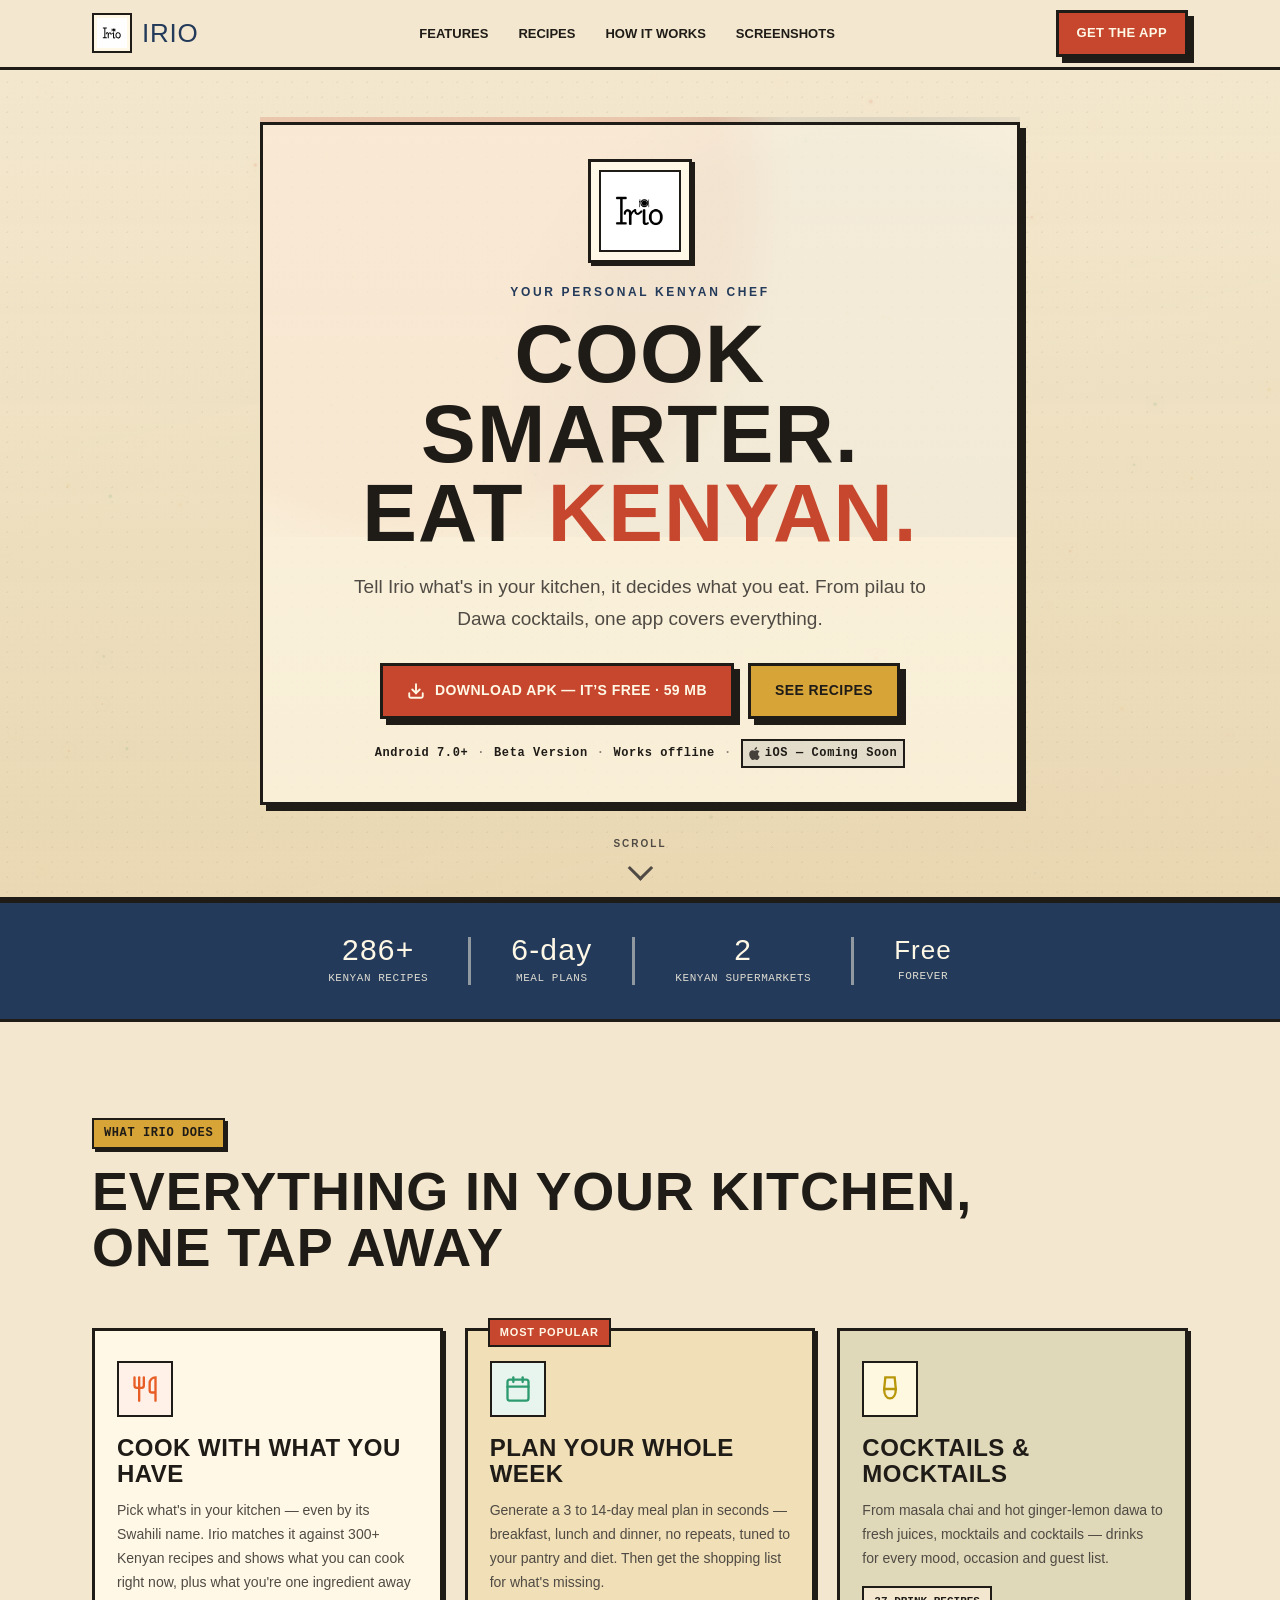
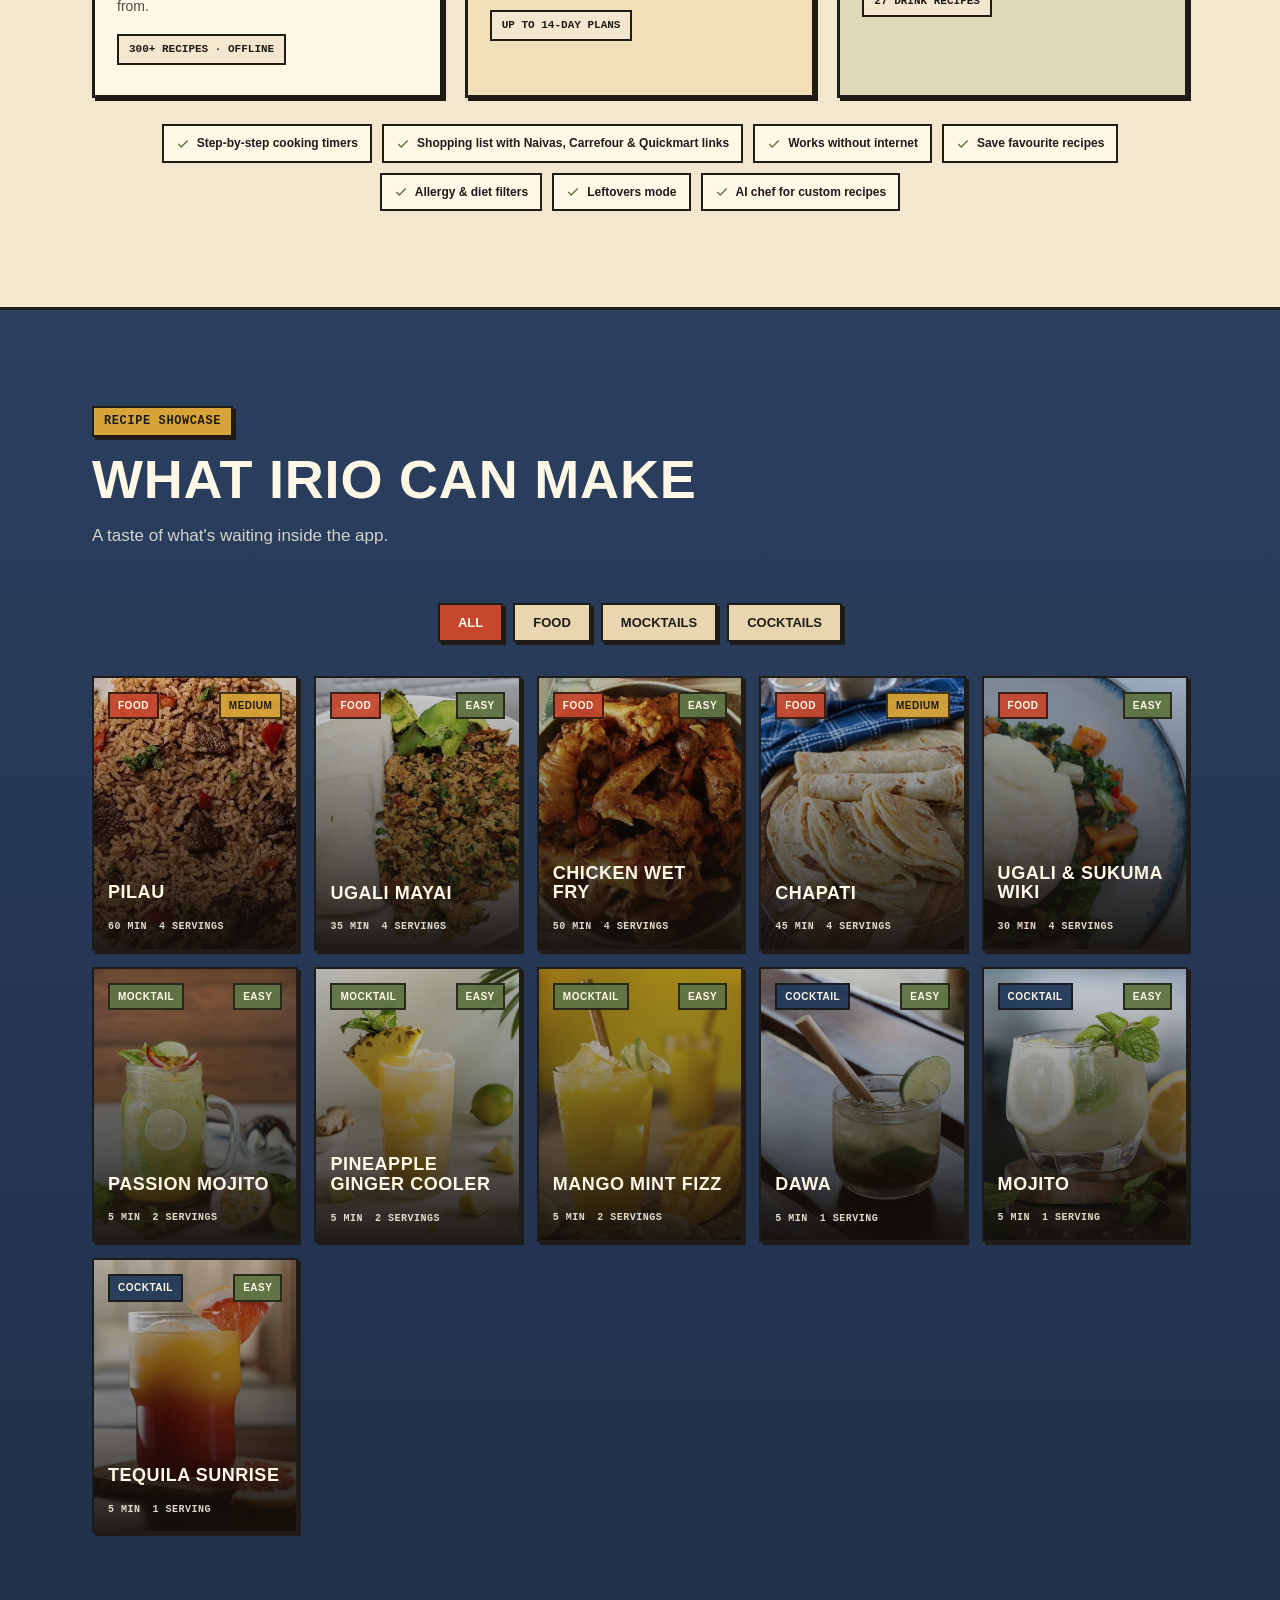
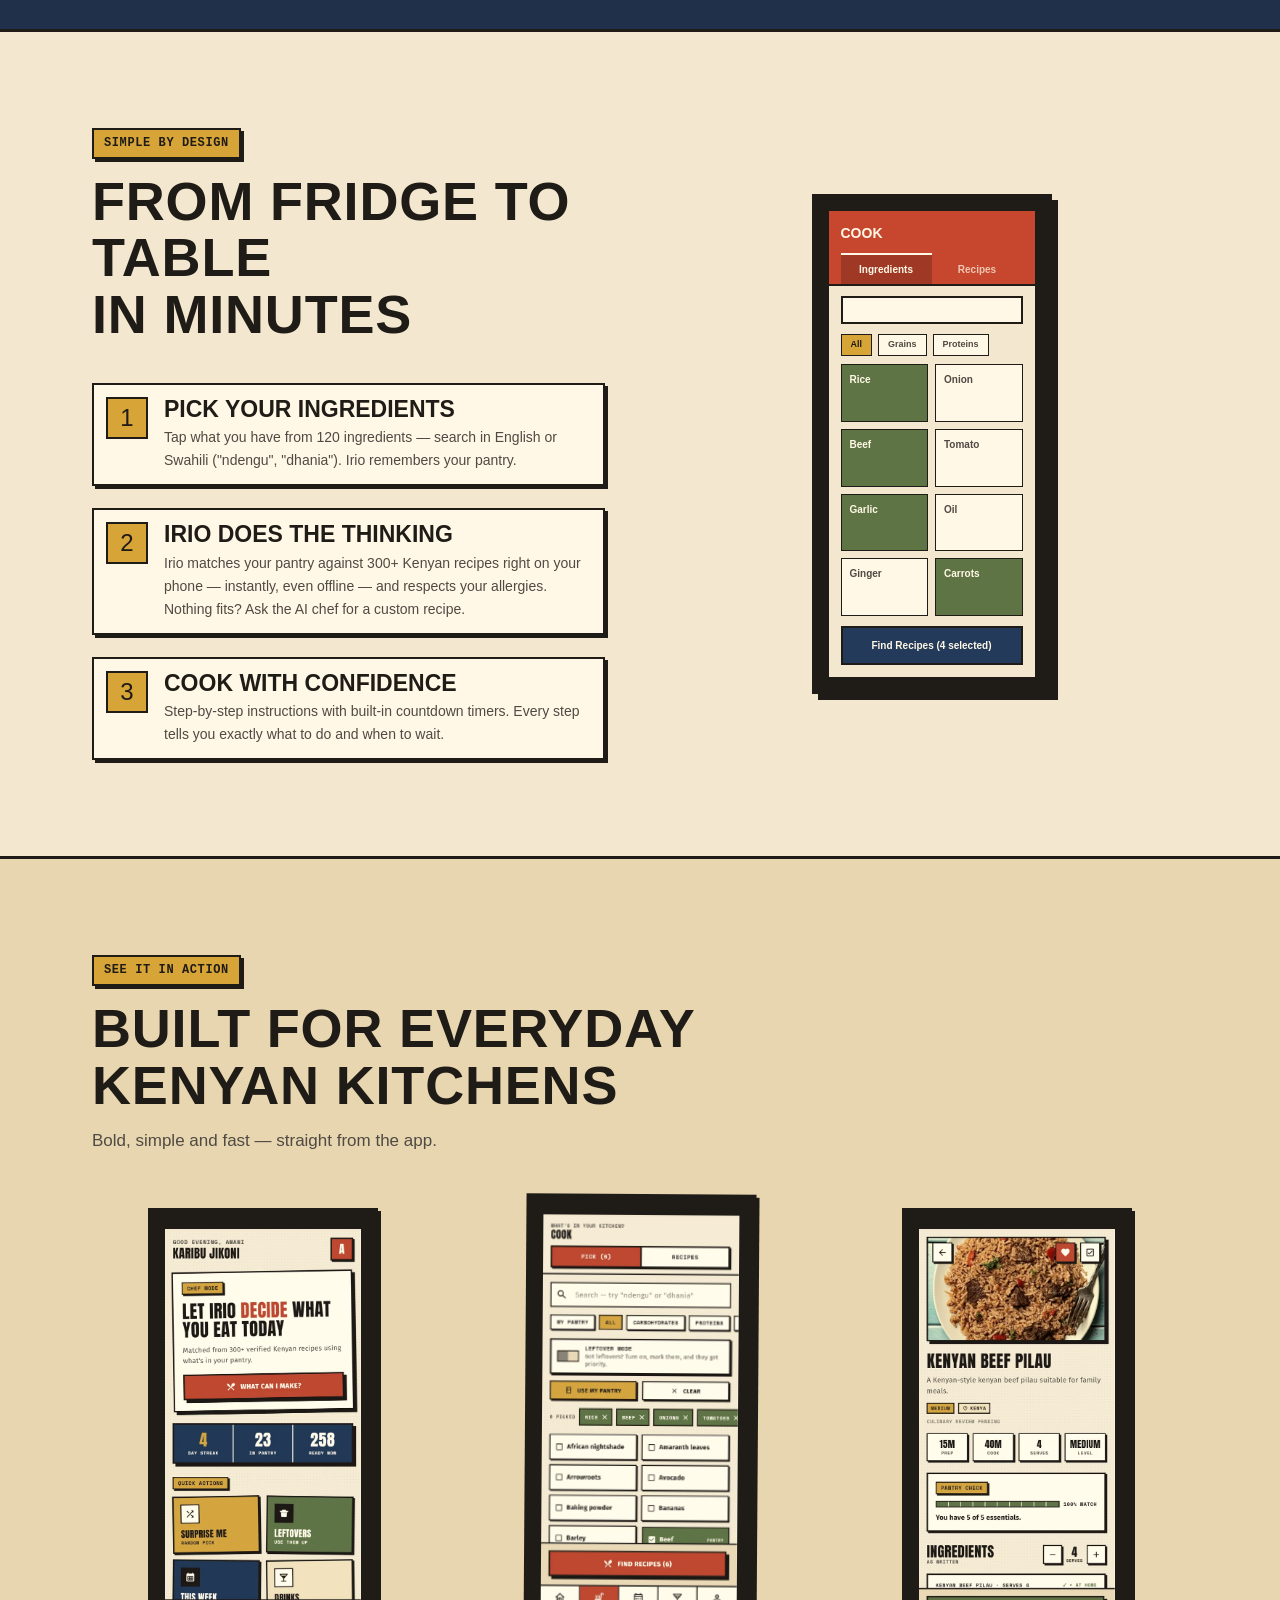
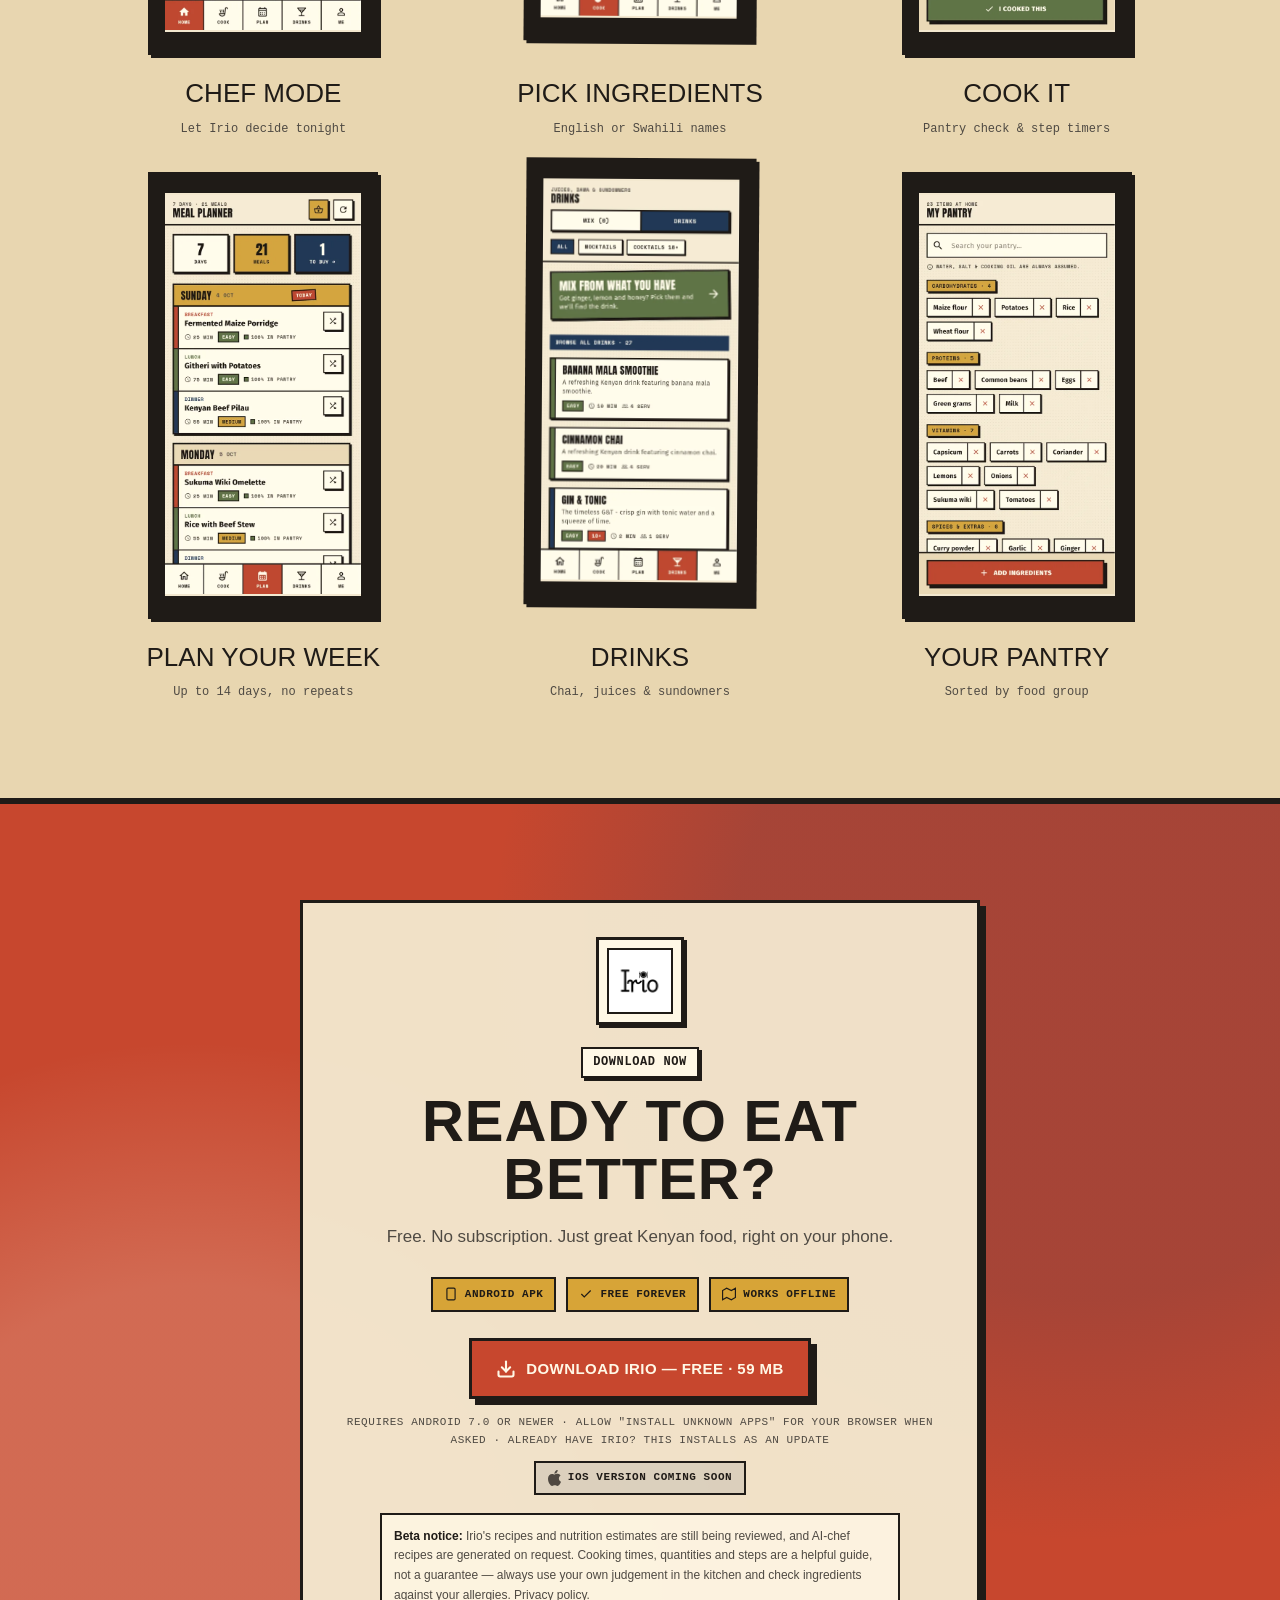
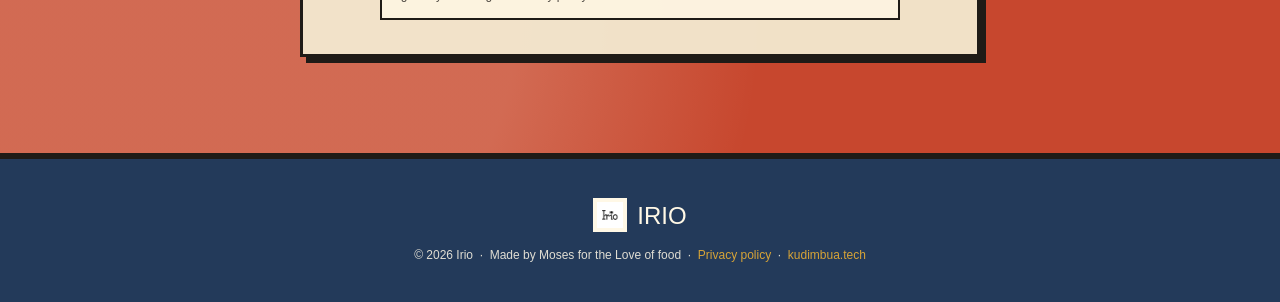
<file: index.html>
<!DOCTYPE html>
<html lang="en">
<head>
  <meta charset="UTF-8">
  <meta name="viewport" content="width=device-width, initial-scale=1.0">
  <title>Irio — Your Personal Kenyan Chef</title>
  <meta name="description" content="Tell Irio what's in your kitchen and it decides what you eat. 300+ Kenyan recipes matched to your pantry, meal plans, drinks and more — works offline. Free Android app.">
  <meta property="og:title" content="Irio — Your Personal Kenyan Chef">
  <meta property="og:description" content="From pilau to Dawa cocktails. Tell Irio what you have and it handles the rest.">
  <meta property="og:image" content="https://kudimbua.tech/images/Irio.png">
  <meta property="og:url" content="https://kudimbua.tech">
  <meta property="og:type" content="website">
  <meta name="twitter:card" content="summary_large_image">
  <meta name="twitter:image" content="https://kudimbua.tech/images/Irio.png">
  <link rel="apple-touch-icon" sizes="180x180" href="images/favicon_io/apple-touch-icon.png">
  <link rel="icon" type="image/png" sizes="32x32" href="images/favicon_io/favicon-32x32.png">
  <link rel="icon" type="image/png" sizes="16x16" href="images/favicon_io/favicon-16x16.png">
  <link rel="shortcut icon" href="images/favicon_io/favicon.ico">
  <link rel="manifest" href="images/favicon_io/site.webmanifest">
  <link rel="stylesheet" href="css/style.css">
</head>
<body>

  <!-- Scroll progress line -->
  <div id="scroll-progress"></div>

  <!-- Full-page particle canvas -->
  <canvas id="hero-particles" aria-hidden="true"></canvas>

  <!-- ═══ NAVIGATION ═══════════════════════════════════════════ -->
  <nav id="nav">
    <div class="nav-container">
      <a href="#" class="nav-logo">
        <img src="images/Irio.svg" alt="Irio">
        <span>Irio</span>
      </a>
      <ul class="nav-links">
        <li><a href="#features">Features</a></li>
        <li><a href="#recipes">Recipes</a></li>
        <li><a href="#how">How it works</a></li>
        <li><a href="#screenshots">Screenshots</a></li>
      </ul>
      <a href="irio.apk" class="nav-cta" download>Get the App</a>
      <button class="hamburger" id="hamburger" aria-label="Menu">
        <span></span><span></span><span></span>
      </button>
    </div>
  </nav>

  <!-- Mobile menu -->
  <div class="mobile-nav" id="mobileNav">
    <a href="#features" class="mobile-link">Features</a>
    <a href="#recipes" class="mobile-link">Recipes</a>
    <a href="#how" class="mobile-link">How it works</a>
    <a href="#screenshots" class="mobile-link">Screenshots</a>
    <a href="irio.apk" class="mobile-cta" download>Download APK — Free · 59 MB</a>
  </div>

  <main>

    <!-- ═══ HERO ══════════════════════════════════════════════════ -->
    <section id="hero">
      <div class="hero-bg-glow"></div>
      <div class="hero-dots"></div>
      <div class="hero-content">
        <div class="hero-logo-wrap" id="heroLogo">
          <img src="images/Irio.png" alt="Irio">
        </div>
        <p class="hero-eyebrow">Your personal Kenyan chef</p>
        <h1 class="hero-title">
          Cook smarter.<br>Eat <em>Kenyan.</em>
        </h1>
        <p class="hero-sub">
          Tell Irio what's in your kitchen, it decides what you eat. From pilau to Dawa cocktails, one app covers everything.
        </p>
        <div class="hero-actions">
          <a href="irio.apk" class="btn-primary" download>
            <svg width="18" height="18" viewBox="0 0 24 24" fill="none" stroke="currentColor" stroke-width="2.5" stroke-linecap="round"><path d="M21 15v4a2 2 0 0 1-2 2H5a2 2 0 0 1-2-2v-4"/><polyline points="7 10 12 15 17 10"/><line x1="12" y1="15" x2="12" y2="3"/></svg>
            Download APK — it’s free · 59 MB
          </a>
          <a href="#recipes" class="btn-ghost">See Recipes</a>
        </div>
        <div class="hero-meta">
          <span>Android 7.0+</span>
          <span class="dot">·</span>
          <span>Beta Version</span>
          <span class="dot">·</span>
          <span>Works offline</span>
          <span class="dot">·</span>
          <span class="ios-coming-soon">
            <svg width="11" height="13" viewBox="0 0 814 1000" fill="currentColor" aria-hidden="true"><path d="M788.1 340.9c-5.8 4.5-108.2 62.2-108.2 190.5 0 148.4 130.3 200.9 134.2 202.2-.6 3.2-20.7 71.9-68.7 141.9-42.8 61.6-87.5 123.1-155.5 123.1s-85.5-39.5-164-39.5c-76 0-103.7 40.8-165.9 40.8s-105-57.8-155.5-127.4C46 790.7 0 663 0 541.8c0-194.3 126.4-297.5 250.8-297.5 66.1 0 121.2 43.4 162.7 43.4 39.5 0 101.1-46 176.3-46 28.5 0 130.9 2.6 198.3 99.2zm-234-181.5c31.1-36.9 53.1-88.1 53.1-139.3 0-7.1-.6-14.3-1.9-20.1-50.6 1.9-110.8 33.7-147.1 75.8-28.5 32.4-55.1 83.6-55.1 135.5 0 7.8 1.3 15.6 1.9 18.1 3.2.6 8.4 1.3 13.6 1.3 45.4 0 102.5-30.4 135.5-71.3z"/></svg>
            iOS — Coming Soon
          </span>
        </div>
      </div>
      <a href="#stats" class="hero-scroll" aria-label="Scroll down">
        <span>SCROLL</span>
        <div class="scroll-arrow"></div>
      </a>
    </section>

    <!-- ═══ STATS ══════════════════════════════════════════════════ -->
    <section id="stats">
      <div class="stats-inner">
        <div class="stat-item">
          <span class="stat-num" data-target="300" data-suffix="+">0+</span>
          <span class="stat-label">Kenyan Recipes</span>
        </div>
        <div class="stat-divider"></div>
        <div class="stat-item">
          <span class="stat-num" data-target="7" data-suffix="-day">0-day</span>
          <span class="stat-label">Meal Plans</span>
        </div>
        <div class="stat-divider"></div>
        <div class="stat-item">
          <span class="stat-num" data-target="3" data-suffix="">0</span>
          <span class="stat-label">Kenyan Supermarkets</span>
        </div>
        <div class="stat-divider"></div>
        <div class="stat-item">
          <span class="stat-num free">Free</span>
          <span class="stat-label">Forever</span>
        </div>
      </div>
    </section>

    <!-- ═══ FEATURES ══════════════════════════════════════════════ -->
    <section id="features">
      <div class="container">
        <div class="section-header reveal">
          <p class="section-label">What Irio does</p>
          <h2 class="section-title">Everything in your kitchen,<br>one tap away</h2>
        </div>
        <div class="features-grid">
          <div class="feature-card reveal" style="--delay: 0s">
            <div class="feature-icon" style="--icon-bg: #FFF0E8; --icon-color: #E85D26">
              <svg width="28" height="28" viewBox="0 0 24 24" fill="none" stroke="currentColor" stroke-width="2" stroke-linecap="round"><path d="M3 2v7c0 1.1.9 2 2 2h4a2 2 0 0 0 2-2V2"/><path d="M7 2v20"/><path d="M21 15V2a5 5 0 0 0-5 5v6c0 1.1.9 2 2 2h3zm0 0v7"/></svg>
            </div>
            <h3>Cook with what you have</h3>
            <p>Pick what's in your kitchen — even by its Swahili name. Irio matches it against 300+ Kenyan recipes and shows what you can cook right now, plus what you're one ingredient away from.</p>
            <div class="feature-chip">300+ recipes · offline</div>
          </div>
          <div class="feature-card reveal featured-card" style="--delay: 0.1s">
            <div class="feature-badge">Most popular</div>
            <div class="feature-icon" style="--icon-bg: #E8F5EE; --icon-color: #2D9B6F">
              <svg width="28" height="28" viewBox="0 0 24 24" fill="none" stroke="currentColor" stroke-width="2" stroke-linecap="round"><rect x="3" y="4" width="18" height="18" rx="2"/><line x1="16" y1="2" x2="16" y2="6"/><line x1="8" y1="2" x2="8" y2="6"/><line x1="3" y1="10" x2="21" y2="10"/></svg>
            </div>
            <h3>Plan your whole week</h3>
            <p>Generate a 3 to 14-day meal plan in seconds — breakfast, lunch and dinner, no repeats, tuned to your pantry and diet. Then get the shopping list for what's missing.</p>
            <div class="feature-chip">Up to 14-day plans</div>
          </div>
          <div class="feature-card reveal" style="--delay: 0.2s">
            <div class="feature-icon" style="--icon-bg: #FFF8E0; --icon-color: #B8960A">
              <svg width="28" height="28" viewBox="0 0 24 24" fill="none" stroke="currentColor" stroke-width="2" stroke-linecap="round"><path d="M8 2h8l1 10H7z"/><path d="M7 12c0 5 2 8 5 8s5-3 5-8"/></svg>
            </div>
            <h3>Cocktails &amp; Mocktails</h3>
            <p>From masala chai and hot ginger-lemon dawa to fresh juices, mocktails and cocktails — drinks for every mood, occasion and guest list.</p>
            <div class="feature-chip">27 drink recipes</div>
          </div>
        </div>
        <!-- Bonus chips row -->
        <div class="extra-chips reveal">
          <div class="extra-chip">
            <svg width="14" height="14" viewBox="0 0 24 24" fill="none" stroke="currentColor" stroke-width="2.5"><polyline points="20 6 9 17 4 12"/></svg>
            Step-by-step cooking timers
          </div>
          <div class="extra-chip">
            <svg width="14" height="14" viewBox="0 0 24 24" fill="none" stroke="currentColor" stroke-width="2.5"><polyline points="20 6 9 17 4 12"/></svg>
            Shopping list with Naivas, Carrefour &amp; Quickmart links
          </div>
          <div class="extra-chip">
            <svg width="14" height="14" viewBox="0 0 24 24" fill="none" stroke="currentColor" stroke-width="2.5"><polyline points="20 6 9 17 4 12"/></svg>
            Works without internet
          </div>
          <div class="extra-chip">
            <svg width="14" height="14" viewBox="0 0 24 24" fill="none" stroke="currentColor" stroke-width="2.5"><polyline points="20 6 9 17 4 12"/></svg>
            Save favourite recipes
          </div>
          <div class="extra-chip">
            <svg width="14" height="14" viewBox="0 0 24 24" fill="none" stroke="currentColor" stroke-width="2.5"><polyline points="20 6 9 17 4 12"/></svg>
            Allergy &amp; diet filters
          </div>
          <div class="extra-chip">
            <svg width="14" height="14" viewBox="0 0 24 24" fill="none" stroke="currentColor" stroke-width="2.5"><polyline points="20 6 9 17 4 12"/></svg>
            Leftovers mode
          </div>
          <div class="extra-chip">
            <svg width="14" height="14" viewBox="0 0 24 24" fill="none" stroke="currentColor" stroke-width="2.5"><polyline points="20 6 9 17 4 12"/></svg>
            AI chef for custom recipes
          </div>
        </div>
      </div>
    </section>

    <!-- ═══ RECIPES ════════════════════════════════════════════════ -->
    <section id="recipes">
      <div class="container">
        <div class="section-header reveal">
          <p class="section-label light">Recipe showcase</p>
          <h2 class="section-title">What Irio can make</h2>
          <p class="section-sub">A taste of what's waiting inside the app.</p>
        </div>
        <div class="recipe-tabs reveal">
          <button class="recipe-tab active" data-filter="all">All</button>
          <button class="recipe-tab" data-filter="food">Food</button>
          <button class="recipe-tab" data-filter="mocktail">Mocktails</button>
          <button class="recipe-tab" data-filter="cocktail">Cocktails</button>
        </div>
        <div class="recipe-grid" id="recipeGrid">

          <!-- ── FOOD ──────────────────────────────────────────── -->
          <article class="recipe-card active" data-type="food"
            style="--card-grad: linear-gradient(160deg, #2C1200 0%, #7B3500 45%, #C4680A 75%, #D4A017 100%)">
            <div class="rc-img">
              <img src="images/pilau.webp" loading="lazy" decoding="async" alt="Pilau">
            </div>
            <div class="rc-overlay"></div>
            <div class="rc-content">
              <div class="rc-top">
                <span class="rc-tag food">Food</span>
                <span class="rc-diff medium">Medium</span>
              </div>
              <div class="rc-bottom">
                <h3>Pilau</h3>
                <p class="rc-desc">Fragrant spiced rice cooked with tender beef and authentic pilau masala — a Kenyan celebration dish.</p>
                <div class="rc-meta">
                  <span>60 min</span><span>4 servings</span>
                </div>
              </div>
            </div>
          </article>

          <article class="recipe-card active" data-type="food"
            style="--card-grad: radial-gradient(rgba(31, 27, 23, 0.22) 1.6px, transparent 1.8px) 0 0/10px 10px, linear-gradient(160deg, #e2b34e 0%, #d7a437 60%, #c1922c 100%)">
            <div class="rc-img">
              <img src="images/ugalimayai.jpg" loading="lazy" decoding="async" alt="Ugali Mayai">
            </div>
            <div class="rc-overlay"></div>
            <div class="rc-content">
              <div class="rc-top">
                <span class="rc-tag food">Food</span>
                <span class="rc-diff easy">Easy</span>
              </div>
              <div class="rc-bottom">
                <h3>Ugali Mayai</h3>
                <p class="rc-desc">Soft white ugali with eggs scrambled into a quick tomato and onion fry — the cheap, filling everyday classic.</p>
                <div class="rc-meta">
                  <span>35 min</span><span>4 servings</span>
                </div>
              </div>
            </div>
          </article>

          <article class="recipe-card active" data-type="food"
            style="--card-grad: linear-gradient(160deg, #1A0800 0%, #7B1A00 45%, #C0392B 80%, #E85D26 100%)">
            <div class="rc-img">
            <img src="images/chicken.webp" loading="lazy" decoding="async" alt="Chicken Wet Fry">
            </div>
            <div class="rc-overlay"></div>
            <div class="rc-content">
              <div class="rc-top">
                <span class="rc-tag food">Food</span>
                <span class="rc-diff easy">Easy</span>
              </div>
              <div class="rc-bottom">
                <h3>Chicken Wet Fry</h3>
                <p class="rc-desc">Tender chicken simmered in a rich tomato-onion gravy until the sauce clings to every piece. Best with ugali.</p>
                <div class="rc-meta">
                  <span>50 min</span><span>4 servings</span>
                </div>
              </div>
            </div>
          </article>

          <article class="recipe-card active" data-type="food"
            style="--card-grad: linear-gradient(160deg, #2C1800 0%, #7B5200 45%, #C9A060 75%, #F5DEB3 100%)">
            <div class="rc-img">
              <img src="images/chapati.webp" loading="lazy" decoding="async" alt="Chapati">
            </div>
            <div class="rc-overlay"></div>
            <div class="rc-content">
              <div class="rc-top">
                <span class="rc-tag food">Food</span>
                <span class="rc-diff medium">Medium</span>
              </div>
              <div class="rc-bottom">
                <h3>Chapati</h3>
                <p class="rc-desc">Flaky, layered flatbreads made with all-purpose flour the perfect partner to any Kenyan stew.</p>
                <div class="rc-meta">
                  <span>45 min</span><span>4 servings</span>
                </div>
              </div>
            </div>
          </article>

          <article class="recipe-card active" data-type="food"
            style="--card-grad: linear-gradient(160deg, #0A1A08 0%, #1A4A20 45%, #2D9B6F 80%, #4DBF90 100%)">
            <div class="rc-img">
              <img src="images/sukuma_wiki.webp" loading="lazy" decoding="async" alt="Sukuma Wiki">
            </div>
            <div class="rc-overlay"></div>
            <div class="rc-content">
              <div class="rc-top">
                <span class="rc-tag food">Food</span>
                <span class="rc-diff easy">Easy</span>
              </div>
              <div class="rc-bottom">
                <h3>Ugali &amp; Sukuma Wiki</h3>
                <p class="rc-desc">The ultimate Kenyan staple — firm maize meal paired with sautéed kale and onions. Simple and iconic.</p>
                <div class="rc-meta">
                  <span>30 min</span><span>4 servings</span>
                </div>
              </div>
            </div>
          </article>

          <!-- ── MOCKTAILS ────────────────────────────────────── -->
          <article class="recipe-card active" data-type="mocktail"
            style="--card-grad: linear-gradient(160deg, #0A2010 0%, #1A5C30 45%, #2D9B6F 75%, #7EC850 100%)">
            <div class="rc-img">
              <img src="images/passion.webp" loading="lazy" decoding="async" alt="Passion Mojito">
            </div>
            <div class="rc-overlay"></div>
            <div class="rc-content">
              <div class="rc-top">
                <span class="rc-tag mocktail">Mocktail</span>
                <span class="rc-diff easy">Easy</span>
              </div>
              <div class="rc-bottom">
                <h3>Passion Mojito</h3>
                <p class="rc-desc">Crushed mint, fresh passion fruit and sparkling water — a refreshing tropical twist on the classic. Zero alcohol.</p>
                <div class="rc-meta">
                  <span>5 min</span><span>2 servings</span>
                </div>
              </div>
            </div>
          </article>

          <article class="recipe-card active" data-type="mocktail"
            style="--card-grad: linear-gradient(160deg, #1A1000 0%, #5C4400 45%, #C9A800 75%, #F5C842 100%)">
            <div class="rc-img">
              <img src="images/pineapple.webp" loading="lazy" decoding="async" alt="Pineapple Ginger Cooler">
            </div>
            <div class="rc-overlay"></div>
            <div class="rc-content">
              <div class="rc-top">
                <span class="rc-tag mocktail">Mocktail</span>
                <span class="rc-diff easy">Easy</span>
              </div>
              <div class="rc-bottom">
                <h3>Pineapple Ginger Cooler</h3>
                <p class="rc-desc">Fresh pineapple juice, ginger syrup and coconut water over crushed ice. A Kenyan party favourite.</p>
                <div class="rc-meta">
                  <span>5 min</span><span>2 servings</span>
                </div>
              </div>
            </div>
          </article>

          <article class="recipe-card active" data-type="mocktail"
            style="--card-grad: linear-gradient(160deg, #1A0800 0%, #7B3500 45%, #E88A20 75%, #F5C842 100%)">
            <div class="rc-img">
              <img src="images/mango.webp" loading="lazy" decoding="async" alt="Mango Mint Fizz">
            </div>
            <div class="rc-overlay"></div>
            <div class="rc-content">
              <div class="rc-top">
                <span class="rc-tag mocktail">Mocktail</span>
                <span class="rc-diff easy">Easy</span>
              </div>
              <div class="rc-bottom">
                <h3>Mango Mint Fizz</h3>
                <p class="rc-desc">Fresh mango blended smooth with mint and topped with sparkling water. Bright, fruity and refreshing.</p>
                <div class="rc-meta">
                  <span>5 min</span><span>2 servings</span>
                </div>
              </div>
            </div>
          </article>

          <!-- ── COCKTAILS ────────────────────────────────────── -->
          <article class="recipe-card active" data-type="cocktail"
            style="--card-grad: linear-gradient(160deg, #1A1400 0%, #4A3800 45%, #B89800 75%, #D4AF37 100%)">
            <div class="rc-img">
              <img src="images/dawa.webp" loading="lazy" decoding="async" alt="Dawa">
            </div>
            <div class="rc-overlay"></div>
            <div class="rc-content">
              <div class="rc-top">
                <span class="rc-tag cocktail">Cocktail</span>
                <span class="rc-diff easy">Easy</span>
              </div>
              <div class="rc-bottom">
                <h3>Dawa</h3>
                <p class="rc-desc">Kenya's beloved cocktail — vodka, lime, honey and crushed ice. Served the authentic way with a honey stick muddler.</p>
                <div class="rc-meta">
                  <span>5 min</span><span>1 serving</span>
                </div>
              </div>
            </div>
          </article>

          <article class="recipe-card active" data-type="cocktail"
            style="--card-grad: linear-gradient(160deg, #0A1A08 0%, #1A4A20 45%, #2D7B50 75%, #4DBF90 100%)">
            <div class="rc-img">
              <img src="images/mojito.webp" loading="lazy" decoding="async" alt="Mojito">
            </div>
            <div class="rc-overlay"></div>
            <div class="rc-content">
              <div class="rc-top">
                <span class="rc-tag cocktail">Cocktail</span>
                <span class="rc-diff easy">Easy</span>
              </div>
              <div class="rc-bottom">
                <h3>Mojito</h3>
                <p class="rc-desc">White rum, fresh mint, lime juice, sugar and soda. The Cuban classic made perfectly with Irio's step-by-step guide.</p>
                <div class="rc-meta">
                  <span>5 min</span><span>1 serving</span>
                </div>
              </div>
            </div>
          </article>

          <article class="recipe-card active" data-type="cocktail"
            style="--card-grad: linear-gradient(160deg, #0A0015 0%, #4A0010 35%, #E85D26 70%, #F5C842 100%)">
            <div class="rc-img">
              <img src="images/tequilla.webp" loading="lazy" decoding="async" alt="Tequila Sunrise">
            </div>
            <div class="rc-overlay"></div>
            <div class="rc-content">
              <div class="rc-top">
                <span class="rc-tag cocktail">Cocktail</span>
                <span class="rc-diff easy">Easy</span>
              </div>
              <div class="rc-bottom">
                <h3>Tequila Sunrise</h3>
                <p class="rc-desc">Tequila, fresh orange juice and grenadine — layered for that iconic sunrise gradient. A showstopper in any glass.</p>
                <div class="rc-meta">
                  <span>5 min</span><span>1 serving</span>
                </div>
              </div>
            </div>
          </article>

        </div>
      </div>
    </section>

    <!-- ═══ HOW IT WORKS ══════════════════════════════════════════ -->
    <section id="how">
      <div class="container how-container">
        <div class="how-left">
          <p class="section-label reveal">Simple by design</p>
          <h2 class="section-title reveal">From fridge to table<br>in minutes</h2>
          <div class="how-steps">
            <div class="how-step reveal" style="--delay: 0s">
              <div class="step-num">1</div>
              <div class="step-body">
                <h4>Pick your ingredients</h4>
                <p>Tap what you have from 120 ingredients — search in English or Swahili ("ndengu", "dhania"). Irio remembers your pantry.</p>
              </div>
            </div>
            <div class="how-step reveal" style="--delay: 0.1s">
              <div class="step-num">2</div>
              <div class="step-body">
                <h4>Irio does the thinking</h4>
                <p>Irio matches your pantry against 300+ Kenyan recipes right on your phone — instantly, even offline — and respects your allergies. Nothing fits? Ask the AI chef for a custom recipe.</p>
              </div>
            </div>
            <div class="how-step reveal" style="--delay: 0.2s">
              <div class="step-num">3</div>
              <div class="step-body">
                <h4>Cook with confidence</h4>
                <p>Step-by-step instructions with built-in countdown timers. Every step tells you exactly what to do and when to wait.</p>
              </div>
            </div>
          </div>
        </div>
        <div class="how-right reveal">
          <div class="phone-wrap">
            <div class="phone-frame">
              <div class="phone-notch"></div>
              <div class="phone-screen">
                <!-- Mini app UI: ingredient picker -->
                <div class="mini-appbar">
                  <span class="mini-appbar-title">Cook</span>
                  <div class="mini-tabs">
                    <span class="mini-tab active">Ingredients</span>
                    <span class="mini-tab">Recipes</span>
                  </div>
                </div>
                <div class="mini-search"></div>
                <div class="mini-filters">
                  <span class="mf active">All</span>
                  <span class="mf">Grains</span>
                  <span class="mf">Proteins</span>
                </div>
                <div class="mini-ing-grid">
                  <div class="mi sel">Rice</div>
                  <div class="mi">Onion</div>
                  <div class="mi sel">Beef</div>
                  <div class="mi">Tomato</div>
                  <div class="mi sel">Garlic</div>
                  <div class="mi">Oil</div>
                  <div class="mi">Ginger</div>
                  <div class="mi sel">Carrots</div>
                </div>
                <div class="mini-btn">Find Recipes (4 selected)</div>
              </div>
            </div>
            <div class="phone-glow"></div>
          </div>
        </div>
      </div>
    </section>

    <!-- ═══ SCREENSHOTS ════════════════════════════════════════════ -->
    <section id="screenshots">
      <div class="container">
        <div class="section-header reveal">
          <p class="section-label">See it in action</p>
          <h2 class="section-title">Built for everyday<br>Kenyan kitchens</h2>
          <p class="section-sub">Bold, simple and fast — straight from the app.</p>
        </div>
        <div class="screens-grid">

          <div class="screen-wrap reveal" style="--delay: 0s">
            <div class="screen-frame">
              <div class="screen-notch"></div>
              <div class="screen-inner">
                <img src="images/app/home.webp" loading="lazy" decoding="async" alt="Home screen — Chef Mode, cooking streak and quick actions">
              </div>
            </div>
            <p class="screen-label">Chef Mode</p>
            <p class="screen-sub">Let Irio decide tonight</p>
          </div>

          <div class="screen-wrap elevated reveal" style="--delay: 0.15s">
            <div class="screen-frame">
              <div class="screen-notch"></div>
              <div class="screen-inner">
                <img src="images/app/cook.webp" loading="lazy" decoding="async" alt="Cook screen — pick the ingredients you have">
              </div>
            </div>
            <p class="screen-label">Pick Ingredients</p>
            <p class="screen-sub">English or Swahili names</p>
          </div>

          <div class="screen-wrap reveal" style="--delay: 0.3s">
            <div class="screen-frame">
              <div class="screen-notch"></div>
              <div class="screen-inner">
                <img src="images/app/recipe_pilau.webp" loading="lazy" decoding="async" alt="Recipe screen — Kenyan Beef Pilau with a 100% pantry match">
              </div>
            </div>
            <p class="screen-label">Cook It</p>
            <p class="screen-sub">Pantry check &amp; step timers</p>
          </div>

          <div class="screen-wrap reveal" style="--delay: 0s">
            <div class="screen-frame">
              <div class="screen-notch"></div>
              <div class="screen-inner">
                <img src="images/app/planner.webp" loading="lazy" decoding="async" alt="Meal planner — a week of breakfasts, lunches and dinners">
              </div>
            </div>
            <p class="screen-label">Plan Your Week</p>
            <p class="screen-sub">Up to 14 days, no repeats</p>
          </div>

          <div class="screen-wrap elevated reveal" style="--delay: 0.15s">
            <div class="screen-frame">
              <div class="screen-notch"></div>
              <div class="screen-inner">
                <img src="images/app/drinks.webp" loading="lazy" decoding="async" alt="Drinks screen — chai, juices, mocktails and cocktails">
              </div>
            </div>
            <p class="screen-label">Drinks</p>
            <p class="screen-sub">Chai, juices &amp; sundowners</p>
          </div>

          <div class="screen-wrap reveal" style="--delay: 0.3s">
            <div class="screen-frame">
              <div class="screen-notch"></div>
              <div class="screen-inner">
                <img src="images/app/pantry.webp" loading="lazy" decoding="async" alt="Pantry screen — ingredients grouped into carbohydrates, proteins and vitamins">
              </div>
            </div>
            <p class="screen-label">Your Pantry</p>
            <p class="screen-sub">Sorted by food group</p>
          </div>

        </div>
      </div>
    </section>

    <!-- ═══ DOWNLOAD ══════════════════════════════════════════════ -->
    <section id="download">
      <div class="dl-glow"></div>
      <div class="dl-content">
        <div class="dl-logo reveal">
          <img src="images/Irio.png" alt="Irio">
        </div>
        <p class="section-label light reveal">Download now</p>
        <h2 class="dl-title reveal">Ready to eat better?</h2>
        <p class="dl-sub reveal">Free. No subscription. Just great Kenyan food, right on your phone.</p>
        <div class="dl-badges reveal">
          <span class="dl-badge">
            <svg width="14" height="14" viewBox="0 0 24 24" fill="none" stroke="currentColor" stroke-width="2"><rect x="5" y="2" width="14" height="20" rx="2"/></svg>
            Android APK
          </span>
          <span class="dl-badge">
            <svg width="14" height="14" viewBox="0 0 24 24" fill="none" stroke="currentColor" stroke-width="2"><polyline points="20 6 9 17 4 12"/></svg>
            Free forever
          </span>
          <span class="dl-badge">
            <svg width="14" height="14" viewBox="0 0 24 24" fill="none" stroke="currentColor" stroke-width="2"><path d="M1 6v16l7-4 8 4 7-4V2l-7 4-8-4-7 4z"/></svg>
            Works offline
          </span>
        </div>
        <a href="irio.apk" class="dl-btn reveal" download>
          <svg width="20" height="20" viewBox="0 0 24 24" fill="none" stroke="currentColor" stroke-width="2.5" stroke-linecap="round"><path d="M21 15v4a2 2 0 0 1-2 2H5a2 2 0 0 1-2-2v-4"/><polyline points="7 10 12 15 17 10"/><line x1="12" y1="15" x2="12" y2="3"/></svg>
          Download Irio — Free · 59 MB
        </a>
        <p class="dl-note reveal">Requires Android 7.0 or newer · Allow "Install unknown apps" for your browser when asked · Already have Irio? This installs as an update</p>
        <div class="ios-soon-wrap reveal">
          <svg width="13" height="16" viewBox="0 0 814 1000" fill="currentColor" aria-hidden="true"><path d="M788.1 340.9c-5.8 4.5-108.2 62.2-108.2 190.5 0 148.4 130.3 200.9 134.2 202.2-.6 3.2-20.7 71.9-68.7 141.9-42.8 61.6-87.5 123.1-155.5 123.1s-85.5-39.5-164-39.5c-76 0-103.7 40.8-165.9 40.8s-105-57.8-155.5-127.4C46 790.7 0 663 0 541.8c0-194.3 126.4-297.5 250.8-297.5 66.1 0 121.2 43.4 162.7 43.4 39.5 0 101.1-46 176.3-46 28.5 0 130.9 2.6 198.3 99.2zm-234-181.5c31.1-36.9 53.1-88.1 53.1-139.3 0-7.1-.6-14.3-1.9-20.1-50.6 1.9-110.8 33.7-147.1 75.8-28.5 32.4-55.1 83.6-55.1 135.5 0 7.8 1.3 15.6 1.9 18.1 3.2.6 8.4 1.3 13.6 1.3 45.4 0 102.5-30.4 135.5-71.3z"/></svg>
          iOS version coming soon
        </div>
        <div class="dl-disclaimer reveal">
          <strong>Beta notice:</strong> Irio's recipes and nutrition estimates are still being reviewed, and AI-chef recipes are generated on request. Cooking times, quantities and steps are a helpful guide, not a guarantee — always use your own judgement in the kitchen and check ingredients against your allergies. <a href="privacy.html">Privacy policy</a>.
        </div>
      </div>
    </section>

  </main>

  <!-- ═══ FOOTER ════════════════════════════════════════════════ -->
  <footer>
    <div class="footer-inner container">
      <a href="#" class="footer-logo">
        <img src="images/Irio.png" alt="Irio">
        <span>Irio</span>
      </a>
<p class="footer-copy">© 2026 Irio &nbsp;·&nbsp; Made by Moses for the Love of food &nbsp;·&nbsp; <a href="privacy.html">Privacy policy</a> &nbsp;·&nbsp; <a href="https://kudimbua.tech">kudimbua.tech</a></p>
    </div>
  </footer>

  <script src="js/main.js"></script>
</body>
</html>
</file>
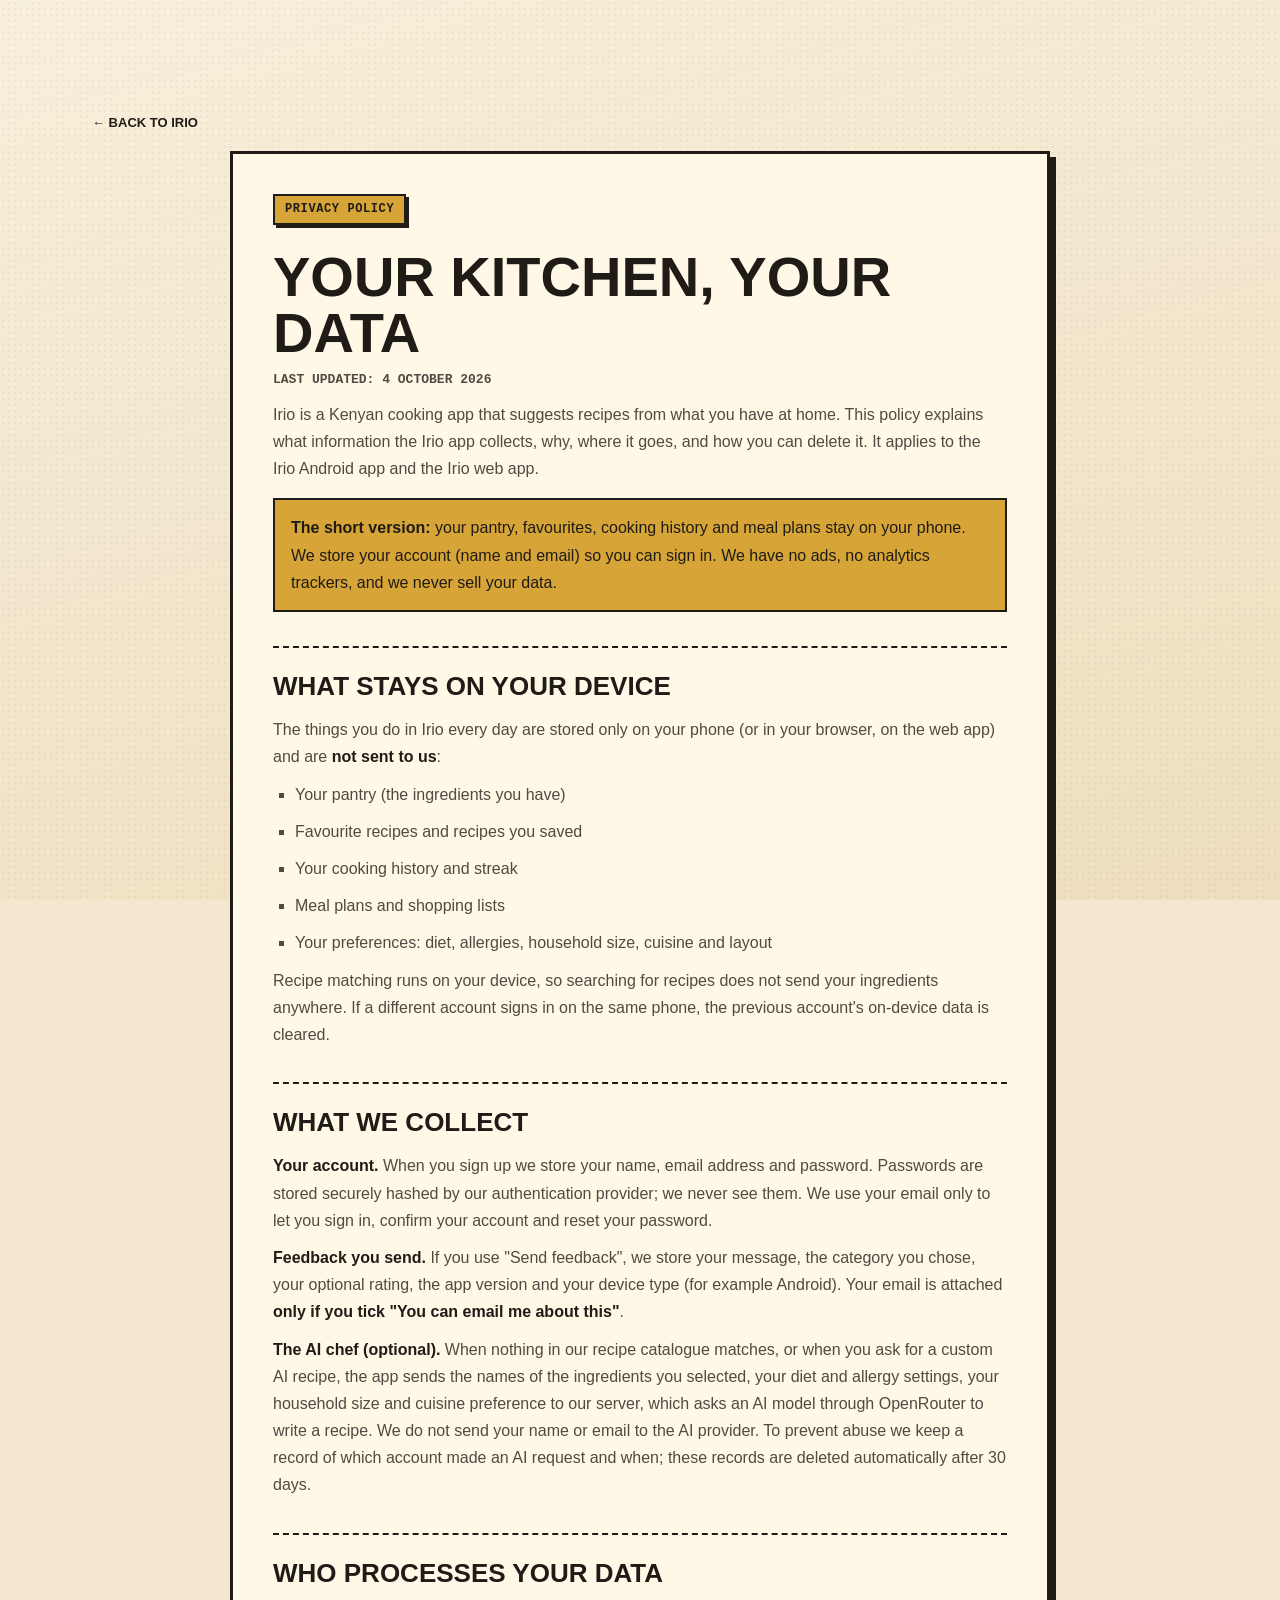
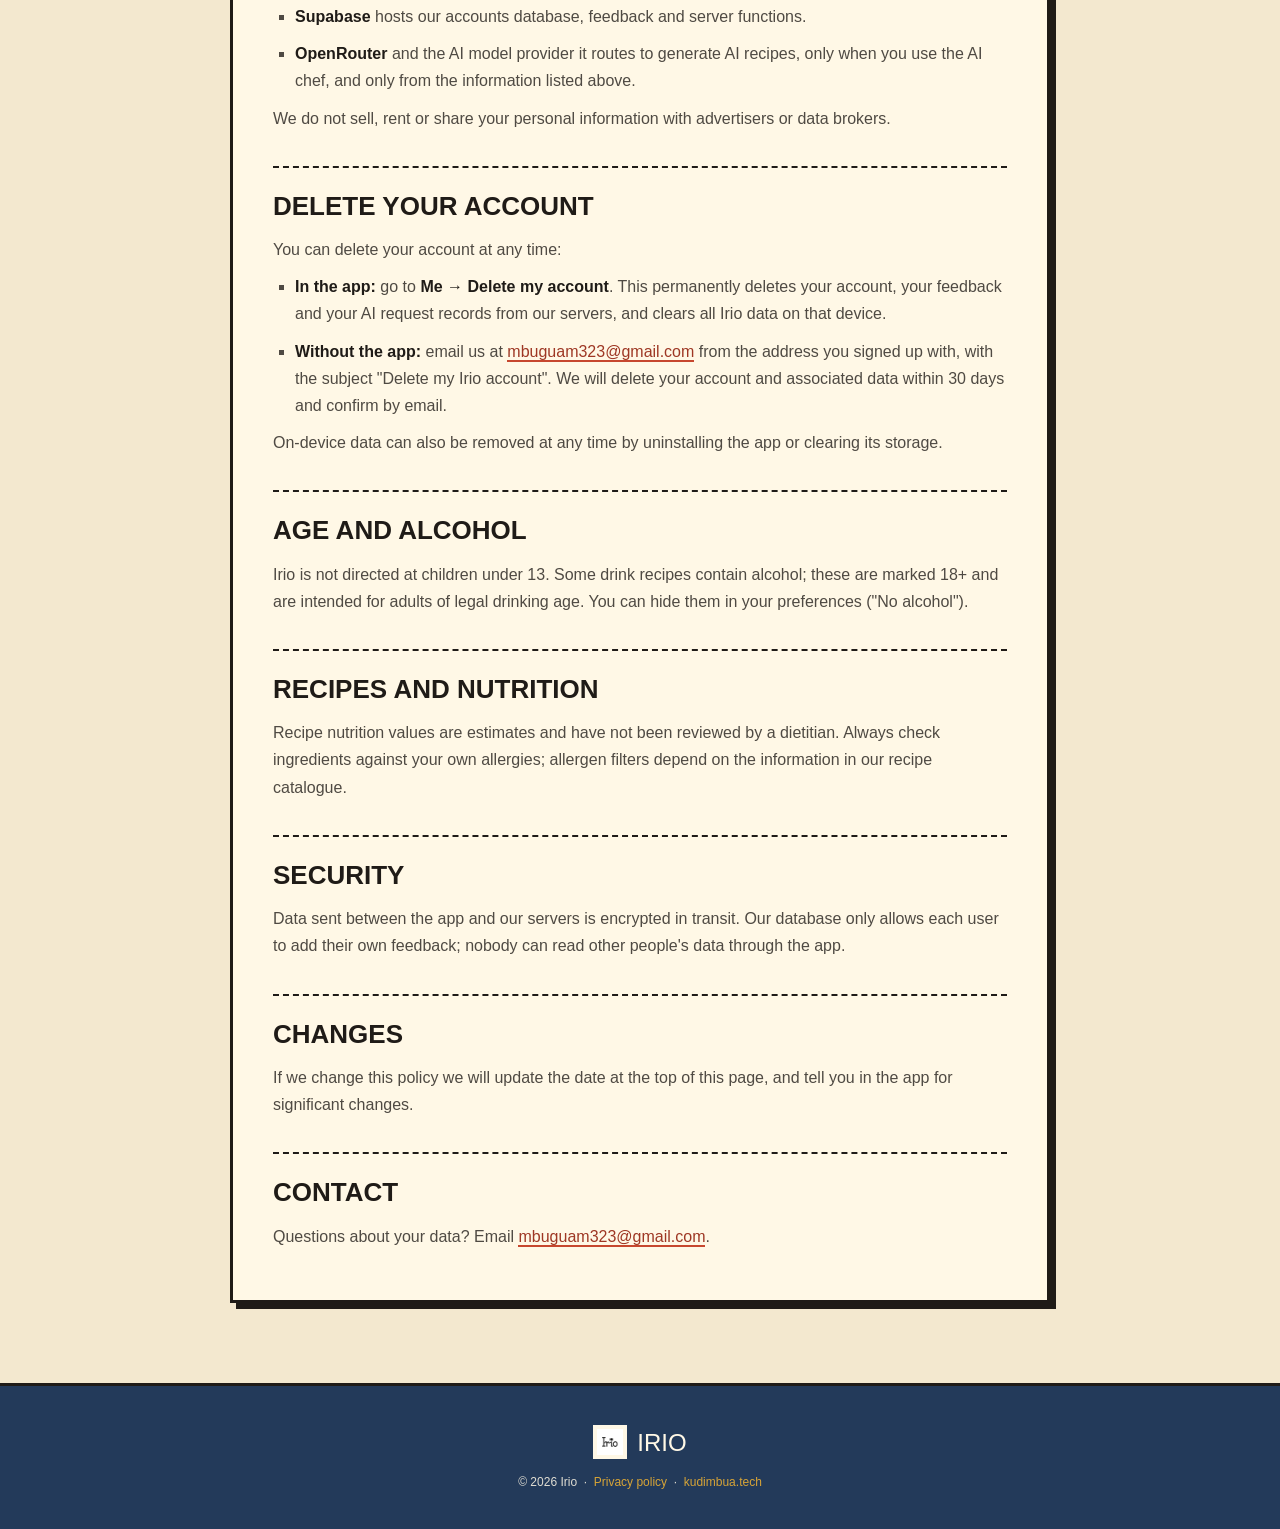
<file: privacy.html>
<!DOCTYPE html>
<html lang="en">
<head>
  <meta charset="UTF-8">
  <meta name="viewport" content="width=device-width, initial-scale=1.0">
  <title>Privacy Policy — Irio</title>
  <meta name="description" content="How the Irio app handles your data: what we collect, why, and how to delete your account.">
  <link rel="icon" type="image/png" sizes="32x32" href="images/favicon_io/favicon-32x32.png">
  <link rel="shortcut icon" href="images/favicon_io/favicon.ico">
  <link rel="stylesheet" href="css/style.css">
  <style>
    .policy { padding: calc(var(--nav-h) + 40px) 0 80px; }
    .policy-card {
      background: var(--cream);
      border: var(--line);
      box-shadow: var(--hard-shadow);
      padding: clamp(20px, 4vw, 40px);
      max-width: 820px;
      margin: 0 auto;
    }
    .policy-card h1 {
      font-family: Impact, Haettenschweiler, "Arial Narrow Bold", sans-serif;
      text-transform: uppercase;
      font-size: clamp(36px, 6vw, 56px);
      line-height: 1;
      margin: 10px 0 8px;
    }
    .policy-card h2 {
      font-family: Impact, Haettenschweiler, "Arial Narrow Bold", sans-serif;
      text-transform: uppercase;
      font-size: 26px;
      margin: 34px 0 10px;
      padding-top: 18px;
      border-top: 2px dashed var(--ink);
    }
    .policy-card p, .policy-card li { color: var(--ink-soft); line-height: 1.7; margin-bottom: 10px; }
    .policy-card ul { list-style: square; padding-left: 22px; }
    .policy-card strong { color: var(--ink); }
    .policy-card a { color: var(--tomato-dark); border-bottom: 2px solid var(--tomato); }
    .updated { font-family: "Courier New", Courier, monospace; font-size: 13px; font-weight: 700; text-transform: uppercase; }
    .callout { background: var(--mustard); border: var(--line-thin); padding: 14px 16px; margin: 16px 0; }
    .callout p { color: var(--ink); margin: 0; }
    .back { display: inline-block; margin-bottom: 18px; font-weight: 800; text-transform: uppercase; font-size: 13px; }
  </style>
</head>
<body>
  <main class="policy">
    <div class="container">
      <a class="back" href="index.html">← Back to Irio</a>
      <article class="policy-card">
        <span class="section-label">Privacy policy</span>
        <h1>Your kitchen, your data</h1>
        <p class="updated">Last updated: 4 October 2026</p>

        <p>Irio is a Kenyan cooking app that suggests recipes from what you have at home. This policy explains what information the Irio app collects, why, where it goes, and how you can delete it. It applies to the Irio Android app and the Irio web app.</p>

        <div class="callout">
          <p><strong>The short version:</strong> your pantry, favourites, cooking history and meal plans stay on your phone. We store your account (name and email) so you can sign in. We have no ads, no analytics trackers, and we never sell your data.</p>
        </div>

        <h2>What stays on your device</h2>
        <p>The things you do in Irio every day are stored only on your phone (or in your browser, on the web app) and are <strong>not sent to us</strong>:</p>
        <ul>
          <li>Your pantry (the ingredients you have)</li>
          <li>Favourite recipes and recipes you saved</li>
          <li>Your cooking history and streak</li>
          <li>Meal plans and shopping lists</li>
          <li>Your preferences: diet, allergies, household size, cuisine and layout</li>
        </ul>
        <p>Recipe matching runs on your device, so searching for recipes does not send your ingredients anywhere. If a different account signs in on the same phone, the previous account's on-device data is cleared.</p>

        <h2>What we collect</h2>
        <p><strong>Your account.</strong> When you sign up we store your name, email address and password. Passwords are stored securely hashed by our authentication provider; we never see them. We use your email only to let you sign in, confirm your account and reset your password.</p>
        <p><strong>Feedback you send.</strong> If you use "Send feedback", we store your message, the category you chose, your optional rating, the app version and your device type (for example Android). Your email is attached <strong>only if you tick "You can email me about this"</strong>.</p>
        <p><strong>The AI chef (optional).</strong> When nothing in our recipe catalogue matches, or when you ask for a custom AI recipe, the app sends the names of the ingredients you selected, your diet and allergy settings, your household size and cuisine preference to our server, which asks an AI model through OpenRouter to write a recipe. We do not send your name or email to the AI provider. To prevent abuse we keep a record of which account made an AI request and when; these records are deleted automatically after 30 days.</p>

        <h2>Who processes your data</h2>
        <ul>
          <li><strong>Supabase</strong> hosts our accounts database, feedback and server functions.</li>
          <li><strong>OpenRouter</strong> and the AI model provider it routes to generate AI recipes, only when you use the AI chef, and only from the information listed above.</li>
        </ul>
        <p>We do not sell, rent or share your personal information with advertisers or data brokers.</p>

        <h2>Delete your account</h2>
        <p>You can delete your account at any time:</p>
        <ul>
          <li><strong>In the app:</strong> go to <strong>Me → Delete my account</strong>. This permanently deletes your account, your feedback and your AI request records from our servers, and clears all Irio data on that device.</li>
          <li><strong>Without the app:</strong> email us at <a href="mailto:mbuguam323@gmail.com">mbuguam323@gmail.com</a> from the address you signed up with, with the subject "Delete my Irio account". We will delete your account and associated data within 30 days and confirm by email.</li>
        </ul>
        <p>On-device data can also be removed at any time by uninstalling the app or clearing its storage.</p>

        <h2>Age and alcohol</h2>
        <p>Irio is not directed at children under 13. Some drink recipes contain alcohol; these are marked 18+ and are intended for adults of legal drinking age. You can hide them in your preferences ("No alcohol").</p>

        <h2>Recipes and nutrition</h2>
        <p>Recipe nutrition values are estimates and have not been reviewed by a dietitian. Always check ingredients against your own allergies; allergen filters depend on the information in our recipe catalogue.</p>

        <h2>Security</h2>
        <p>Data sent between the app and our servers is encrypted in transit. Our database only allows each user to add their own feedback; nobody can read other people's data through the app.</p>

        <h2>Changes</h2>
        <p>If we change this policy we will update the date at the top of this page, and tell you in the app for significant changes.</p>

        <h2>Contact</h2>
        <p>Questions about your data? Email <a href="mailto:mbuguam323@gmail.com">mbuguam323@gmail.com</a>.</p>
      </article>
    </div>
  </main>

  <footer>
    <div class="footer-inner container">
      <a href="index.html" class="footer-logo">
        <img src="images/Irio.png" alt="Irio">
        <span>Irio</span>
      </a>
      <p class="footer-copy">© 2026 Irio &nbsp;·&nbsp; <a href="privacy.html">Privacy policy</a> &nbsp;·&nbsp; <a href="https://kudimbua.tech">kudimbua.tech</a></p>
    </div>
  </footer>
</body>
</html>
</file>
<file: css/style.css>
/* =============================================================
   IRIO — Landing Page Styles
   Retro vintage + restrained brutalist refresh
   ============================================================= */

:root {
  --paper: #f3e8cf;
  --paper-2: #e8d6b0;
  --ink: #1f1b17;
  --ink-soft: #4f4a43;
  --tomato: #c7472e;
  --tomato-dark: #9e3724;
  --mustard: #d7a437;
  --avocado: #5f7444;
  --deep-blue: #233a5a;
  --cream: #fff8e6;
  --white: #ffffff;

  --nav-h: 70px;
  --radius-sm: 2px;
  --radius-md: 4px;
  --radius-lg: 8px;

  --line: 3px solid var(--ink);
  --line-thin: 2px solid var(--ink);
  --hard-shadow: 6px 6px 0 var(--ink);
  --hard-shadow-sm: 3px 3px 0 var(--ink);
}

*, *::before, *::after { box-sizing: border-box; margin: 0; padding: 0; }
html { scroll-behavior: smooth; font-size: 16px; }
body {
  font-family: "Trebuchet MS", "Segoe UI", Arial, sans-serif;
  background: var(--paper);
  color: var(--ink);
  overflow-x: hidden;
  position: relative;
  line-height: 1.55;
}
body::before {
  content: "";
  position: fixed;
  inset: 0;
  z-index: -1;
  pointer-events: none;
  background:
    radial-gradient(rgba(20, 16, 12, 0.09) 0.6px, transparent 0.8px) 0 0/6px 6px,
    linear-gradient(165deg, rgba(255, 251, 238, 0.42), rgba(227, 203, 158, 0.32));
}
img { max-width: 100%; display: block; }
a { text-decoration: none; color: inherit; }
ul { list-style: none; }
button { font-family: inherit; border: none; background: none; cursor: pointer; }

:focus-visible {
  outline: 3px dashed var(--deep-blue);
  outline-offset: 3px;
}

.section-label,
.hero-meta,
.rc-meta,
.dl-note,
.dl-badge,
.ios-coming-soon,
.ios-soon-wrap,
.stat-label {
  font-family: "Courier New", Courier, "Lucida Console", monospace;
  letter-spacing: 0.05em;
}

.section-label {
  display: inline-block;
  font-size: 12px;
  font-weight: 700;
  text-transform: uppercase;
  color: var(--ink);
  margin-bottom: 14px;
  background: var(--mustard);
  border: var(--line-thin);
  padding: 4px 10px;
  box-shadow: var(--hard-shadow-sm);
}
.section-label.light {
  color: var(--ink);
  background: var(--cream);
}
.section-title,
.hero-title,
.dl-title {
  font-family: Impact, Haettenschweiler, "Arial Narrow Bold", "Franklin Gothic Condensed", sans-serif;
  letter-spacing: 0.015em;
  text-transform: uppercase;
}
.section-title {
  font-size: clamp(30px, 4.6vw, 54px);
  line-height: 1.05;
  color: var(--ink);
}
.section-sub {
  font-size: 17px;
  color: var(--ink-soft);
  line-height: 1.7;
  margin-top: 14px;
}
.section-header { margin-bottom: 52px; }

.container { max-width: 1140px; margin: 0 auto; padding: 0 22px; }

#scroll-progress {
  position: fixed;
  top: 0;
  left: 0;
  z-index: 220;
  height: 6px;
  background: var(--mustard);
  border-bottom: 2px solid var(--ink);
  width: 0%;
  transition: width 0.1s linear;
}

#nav {
  position: fixed;
  top: 0;
  left: 0;
  right: 0;
  z-index: 140;
  height: var(--nav-h);
  background: rgba(243, 232, 207, 0.95);
  border-bottom: var(--line);
  backdrop-filter: blur(3px);
}
#nav.scrolled {
  background: rgba(243, 232, 207, 0.98);
  box-shadow: 0 3px 0 var(--ink);
}
.nav-container {
  max-width: 1140px;
  margin: 0 auto;
  padding: 0 22px;
  height: 100%;
  display: flex;
  align-items: center;
  justify-content: space-between;
}
.nav-logo {
  display: flex;
  align-items: center;
  gap: 10px;
  font-size: 26px;
  font-family: Impact, Haettenschweiler, "Arial Narrow Bold", sans-serif;
  color: var(--deep-blue);
  text-transform: uppercase;
  letter-spacing: 0.03em;
}
.nav-logo img {
  width: 40px;
  height: 40px;
  border: var(--line-thin);
  border-radius: 0;
  background: var(--cream);
  padding: 3px;
}
.nav-links {
  display: flex;
  gap: 30px;
}
.nav-links a {
  font-size: 13px;
  font-weight: 700;
  text-transform: uppercase;
  color: var(--ink);
  position: relative;
  padding-bottom: 4px;
}
.nav-links a::after {
  content: "";
  position: absolute;
  left: 0;
  right: 0;
  bottom: 0;
  height: 2px;
  background: var(--tomato);
  transform: scaleX(0);
  transform-origin: left;
  transition: transform 0.2s ease;
}
.nav-links a:hover::after,
.nav-links a:focus-visible::after {
  transform: scaleX(1);
}

.nav-cta,
.btn-primary,
.btn-ghost,
.mobile-cta,
.dl-btn {
  display: inline-flex;
  align-items: center;
  justify-content: center;
  gap: 10px;
  border: var(--line);
  border-radius: 0;
  font-weight: 800;
  text-transform: uppercase;
  letter-spacing: 0.03em;
  box-shadow: var(--hard-shadow);
  transition: transform 0.12s ease, box-shadow 0.12s ease, background-color 0.2s ease, color 0.2s ease;
}
.nav-cta,
.btn-primary,
.mobile-cta,
.dl-btn {
  background: var(--tomato);
  color: var(--cream);
}
.nav-cta:hover,
.btn-primary:hover,
.mobile-cta:hover,
.dl-btn:hover {
  background: var(--tomato-dark);
  transform: translate(3px, 3px);
  box-shadow: 2px 2px 0 var(--ink);
}
.nav-cta:active,
.btn-primary:active,
.mobile-cta:active,
.dl-btn:active,
.btn-ghost:active {
  transform: translate(6px, 6px);
  box-shadow: none;
}
.nav-cta {
  padding: 10px 18px;
  font-size: 13px;
}

.hamburger {
  display: none;
  flex-direction: column;
  gap: 5px;
  padding: 8px;
  border: var(--line-thin);
  background: var(--cream);
}
.hamburger span {
  display: block;
  width: 24px;
  height: 3px;
  background: var(--ink);
  transition: all 0.2s;
}
.hamburger.open span:nth-child(1) { transform: rotate(45deg) translate(6px, 6px); }
.hamburger.open span:nth-child(2) { opacity: 0; }
.hamburger.open span:nth-child(3) { transform: rotate(-45deg) translate(5px, -5px); }

.mobile-nav {
  display: none;
  flex-direction: column;
  position: fixed;
  top: var(--nav-h);
  left: 0;
  right: 0;
  z-index: 120;
  background: var(--paper);
  border-top: 0;
  border-bottom: var(--line);
  padding: 16px 22px;
  gap: 8px;
}
.mobile-nav.open { display: flex; }
.mobile-link {
  font-size: 14px;
  font-weight: 700;
  text-transform: uppercase;
  color: var(--ink);
  border: var(--line-thin);
  background: var(--cream);
  padding: 10px 12px;
}
.mobile-link:hover { background: var(--mustard); }
.mobile-cta {
  margin-top: 4px;
  padding: 12px 14px;
  font-size: 14px;
}

#hero-particles {
  position: fixed;
  inset: 0;
  width: 100vw;
  height: 100vh;
  pointer-events: none;
  z-index: 1;
  mix-blend-mode: multiply;
  opacity: 0.18;
}

#hero {
  min-height: 100vh;
  background:
    linear-gradient(180deg, rgba(243, 232, 207, 0.94), rgba(232, 214, 176, 0.9));
  display: flex;
  align-items: center;
  justify-content: center;
  text-align: center;
  padding: calc(var(--nav-h) + 48px) 22px 88px;
  position: relative;
  overflow: hidden;
  border-bottom: var(--line);
}
.hero-bg-glow {
  position: absolute;
  top: 13%;
  left: 50%;
  transform: translateX(-50%);
  width: min(86vw, 760px);
  height: min(52vh, 420px);
  background:
    radial-gradient(circle at 20% 20%, rgba(199, 71, 46, 0.2) 0 45%, transparent 55%),
    radial-gradient(circle at 80% 70%, rgba(35, 58, 90, 0.13) 0 40%, transparent 55%);
  filter: contrast(1.03);
}
.hero-dots {
  position: absolute;
  inset: 0;
  pointer-events: none;
  background-image: radial-gradient(circle, rgba(31, 27, 23, 0.14) 1px, transparent 1px);
  background-size: 15px 15px;
  opacity: 0.38;
}
.hero-content {
  position: relative;
  z-index: 2;
  max-width: 760px;
  background: rgba(255, 248, 230, 0.7);
  border: var(--line);
  box-shadow: var(--hard-shadow);
  padding: clamp(20px, 4vw, 34px);
}
.hero-logo-wrap {
  width: 104px;
  height: 104px;
  background: var(--cream);
  border: var(--line);
  border-radius: 0;
  padding: 8px;
  margin: 0 auto 20px;
  box-shadow: var(--hard-shadow-sm);
}
.hero-logo-wrap img {
  width: 100%;
  height: 100%;
  object-fit: contain;
  border: 2px solid var(--ink);
  border-radius: 0;
  background: white;
}
.hero-eyebrow {
  font-size: 12px;
  font-weight: 700;
  color: var(--deep-blue);
  letter-spacing: 0.22em;
  text-transform: uppercase;
  margin-bottom: 12px;
}
.hero-title {
  font-size: clamp(44px, 8vw, 82px);
  color: var(--ink);
  line-height: 0.97;
  margin-bottom: 18px;
}
.hero-title em {
  font-style: normal;
  color: var(--tomato);
}
.hero-sub {
  font-size: clamp(15px, 2.2vw, 19px);
  color: var(--ink-soft);
  line-height: 1.7;
  max-width: 580px;
  margin: 0 auto 28px;
}
.hero-actions {
  display: flex;
  gap: 14px;
  justify-content: center;
  flex-wrap: wrap;
}
.btn-primary,
.btn-ghost {
  padding: 14px 24px;
  font-size: 14px;
}
.btn-ghost {
  color: var(--ink);
  background: var(--mustard);
}
.btn-ghost:hover {
  background: #c1922c;
  transform: translate(3px, 3px);
  box-shadow: 2px 2px 0 var(--ink);
}
.hero-meta {
  display: flex;
  gap: 9px;
  justify-content: center;
  align-items: center;
  flex-wrap: wrap;
  margin-top: 20px;
  font-size: 12px;
  color: var(--ink);
  font-weight: 700;
}
.hero-meta .dot { opacity: 0.5; }
.ios-coming-soon {
  display: inline-flex;
  align-items: center;
  gap: 5px;
  border: var(--line-thin);
  background: rgba(35, 58, 90, 0.1);
  padding: 3px 6px;
}
.ios-coming-soon svg { opacity: 0.8; flex-shrink: 0; }
.hero-scroll {
  position: absolute;
  bottom: 20px;
  left: 50%;
  transform: translateX(-50%);
  display: flex;
  flex-direction: column;
  align-items: center;
  gap: 8px;
  font-size: 10px;
  letter-spacing: 0.2em;
  color: var(--ink-soft);
  font-weight: 700;
}
.scroll-arrow {
  width: 18px;
  height: 18px;
  border-right: 3px solid var(--ink-soft);
  border-bottom: 3px solid var(--ink-soft);
  transform: rotate(45deg);
  animation: bounce-arrow 1.8s ease-in-out infinite;
}
@keyframes bounce-arrow {
  0%,100% { transform: rotate(45deg) translateY(0); }
  50%     { transform: rotate(45deg) translateY(4px); }
}

#stats {
  background: var(--deep-blue);
  padding: 24px 0;
  border-top: var(--line);
  border-bottom: var(--line);
}
.stats-inner {
  max-width: 1140px;
  margin: 0 auto;
  padding: 0 22px;
  display: flex;
  align-items: stretch;
  justify-content: center;
  flex-wrap: wrap;
  gap: 0;
}
.stat-item {
  display: flex;
  flex-direction: column;
  align-items: center;
  justify-content: center;
  padding: 8px 40px;
  gap: 5px;
}
.stat-num {
  font-size: 30px;
  font-family: Impact, Haettenschweiler, "Arial Narrow Bold", sans-serif;
  color: var(--cream);
  line-height: 1;
  letter-spacing: 0.04em;
}
.stat-num.free { font-size: 26px; }
.stat-label {
  font-size: 11px;
  color: rgba(255, 248, 230, 0.85);
  text-transform: uppercase;
}
.stat-divider {
  width: 3px;
  height: 48px;
  background: rgba(255, 248, 230, 0.5);
  align-self: center;
}

#features {
  padding: 96px 0;
  background: transparent;
}
.features-grid {
  display: grid;
  grid-template-columns: repeat(3, 1fr);
  gap: 22px;
  margin-bottom: 26px;
}
.feature-card {
  background: var(--cream);
  border: var(--line);
  border-radius: 0;
  padding: 30px 22px;
  position: relative;
  box-shadow: var(--hard-shadow-sm);
}
.feature-card:nth-child(1) { transform: rotate(-0.5deg); }
.feature-card:nth-child(2) {
  background: #f0dfb7;
  transform: rotate(0.5deg);
}
.feature-card:nth-child(3) {
  background: #dfd8b9;
  transform: rotate(-0.7deg);
}
.feature-card:hover {
  transform: translateY(-2px) rotate(0deg);
}
.feature-badge {
  position: absolute;
  top: -13px;
  left: 20px;
  background: var(--tomato);
  color: var(--cream);
  font-size: 11px;
  font-weight: 800;
  letter-spacing: 0.08em;
  text-transform: uppercase;
  border: var(--line-thin);
  padding: 4px 10px;
}
.feature-icon {
  width: 56px;
  height: 56px;
  border: var(--line-thin);
  border-radius: 0;
  background: var(--icon-bg);
  color: var(--icon-color);
  display: flex;
  align-items: center;
  justify-content: center;
  margin-bottom: 18px;
}
.feature-card h3 {
  font-size: 24px;
  font-family: Impact, Haettenschweiler, "Arial Narrow Bold", sans-serif;
  text-transform: uppercase;
  letter-spacing: 0.02em;
  line-height: 1.1;
  margin-bottom: 10px;
}
.feature-card p {
  font-size: 14px;
  color: var(--ink-soft);
  line-height: 1.72;
}
.feature-chip {
  display: inline-block;
  margin-top: 16px;
  background: var(--paper);
  border: var(--line-thin);
  padding: 5px 10px;
  border-radius: 0;
  font-size: 11px;
  font-weight: 700;
  font-family: "Courier New", Courier, monospace;
  text-transform: uppercase;
}
.extra-chips {
  display: flex;
  flex-wrap: wrap;
  gap: 10px;
  justify-content: center;
  margin-top: 12px;
}
.extra-chip {
  display: inline-flex;
  align-items: center;
  gap: 7px;
  background: var(--cream);
  border: var(--line-thin);
  padding: 8px 12px;
  font-size: 12px;
  font-weight: 700;
}
.extra-chip svg { color: var(--avocado); flex-shrink: 0; }

#recipes {
  padding: 96px 0;
  background:
    linear-gradient(180deg, #2b3f5f 0%, #20304a 100%);
  color: var(--cream);
  border-top: var(--line);
  border-bottom: var(--line);
}
#recipes .section-header { color: var(--cream) !important; }
#recipes .section-title { color: var(--cream) !important; }
#recipes .section-sub { color: rgba(255, 248, 230, 0.8) !important; }
#recipes .section-label {
  background: var(--mustard);
  color: var(--ink);
}
.recipe-tabs {
  display: flex;
  gap: 10px;
  justify-content: center;
  flex-wrap: wrap;
  margin-bottom: 34px;
}
.recipe-tab {
  padding: 10px 18px;
  border-radius: 0;
  font-size: 13px;
  font-weight: 800;
  text-transform: uppercase;
  border: var(--line-thin);
  color: var(--ink);
  background: var(--paper-2);
  box-shadow: var(--hard-shadow-sm);
  transition: transform 0.12s ease, box-shadow 0.12s ease;
}
.recipe-tab:hover {
  transform: translate(2px, 2px);
  box-shadow: 1px 1px 0 var(--ink);
}
.recipe-tab.active {
  background: var(--tomato);
  border-color: var(--ink);
  color: var(--cream);
}

.recipe-grid {
  display: grid;
  grid-template-columns: repeat(5, 1fr);
  gap: 16px;
}
.recipe-card {
  position: relative;
  border-radius: 0;
  overflow: hidden;
  aspect-ratio: 3/4;
  cursor: pointer;
  display: none;
  border: var(--line-thin);
  box-shadow: var(--hard-shadow-sm);
  background: var(--ink);
}
.recipe-card.active { display: block; animation: card-in 0.38s var(--ci-delay, 0s) both; }
@keyframes card-in {
  from { opacity: 0; transform: translateY(16px); }
  to   { opacity: 1; transform: none; }
}
.rc-img {
  position: absolute;
  inset: 0;
  background: var(--card-grad);
  transition: transform 0.4s ease;
}
.rc-img img {
  width: 100%;
  height: 100%;
  object-fit: cover;
  position: absolute;
  inset: 0;
  filter: saturate(0.78) contrast(1.06);
}
.recipe-card:hover .rc-img { transform: scale(1.03); }
.rc-overlay {
  position: absolute;
  inset: 0;
  background: linear-gradient(to top, rgba(18, 14, 10, 0.94) 0%, rgba(18, 14, 10, 0.5) 52%, rgba(18, 14, 10, 0.12) 100%);
}
.rc-content {
  position: absolute;
  inset: 0;
  padding: 14px;
  display: flex;
  flex-direction: column;
  justify-content: space-between;
}
.rc-top {
  display: flex;
  justify-content: space-between;
  align-items: flex-start;
  gap: 8px;
}
.rc-tag,
.rc-diff {
  padding: 4px 8px;
  border-radius: 0;
  font-size: 10px;
  font-weight: 800;
  text-transform: uppercase;
  border: 2px solid rgba(20, 16, 12, 0.75);
  letter-spacing: 0.05em;
}
.rc-tag.food     { background: rgba(199, 71, 46, 0.92); color: var(--cream); }
.rc-tag.mocktail { background: rgba(95, 116, 68, 0.95); color: var(--cream); }
.rc-tag.cocktail { background: rgba(35, 58, 90, 0.95); color: var(--cream); }
.rc-diff.easy    { background: rgba(95, 116, 68, 0.95); color: var(--cream); }
.rc-diff.medium  { background: rgba(215, 164, 55, 0.95); color: var(--ink); }
.rc-diff.hard    { background: rgba(199, 71, 46, 0.95); color: var(--cream); }
.rc-bottom { color: var(--cream); }
.rc-bottom h3 {
  font-size: 18px;
  font-family: Impact, Haettenschweiler, "Arial Narrow Bold", sans-serif;
  letter-spacing: 0.03em;
  text-transform: uppercase;
  margin-bottom: 6px;
  line-height: 1.1;
}
.rc-desc {
  font-size: 12px;
  color: rgba(255, 248, 230, 0.85);
  line-height: 1.6;
  margin-bottom: 10px;
  max-height: 0;
  overflow: hidden;
  transition: max-height 0.35s ease, opacity 0.35s;
  opacity: 0;
}
.recipe-card:hover .rc-desc { max-height: 92px; opacity: 1; }
.rc-meta {
  display: flex;
  gap: 12px;
  font-size: 10px;
  color: rgba(255, 248, 230, 0.86);
  font-weight: 700;
  text-transform: uppercase;
}

#how {
  padding: 96px 0;
  background: transparent;
}
.how-container {
  display: grid;
  grid-template-columns: 1fr 1fr;
  gap: 70px;
  align-items: center;
}
.how-left .section-title { margin-bottom: 10px; }
.how-steps {
  margin-top: 40px;
  display: flex;
  flex-direction: column;
  gap: 22px;
}
.how-step {
  display: flex;
  gap: 16px;
  align-items: flex-start;
  border: var(--line-thin);
  background: var(--cream);
  padding: 12px;
  box-shadow: var(--hard-shadow-sm);
}
.step-num {
  width: 42px;
  height: 42px;
  border-radius: 0;
  background: var(--mustard);
  border: var(--line-thin);
  color: var(--ink);
  font-family: Impact, Haettenschweiler, "Arial Narrow Bold", sans-serif;
  font-size: 24px;
  line-height: 1;
  display: flex;
  align-items: center;
  justify-content: center;
  flex-shrink: 0;
}
.step-body h4 {
  font-size: 23px;
  font-family: Impact, Haettenschweiler, "Arial Narrow Bold", sans-serif;
  text-transform: uppercase;
  margin-bottom: 4px;
  line-height: 1.1;
}
.step-body p {
  font-size: 14px;
  color: var(--ink-soft);
  line-height: 1.65;
}

.how-right { display: flex; justify-content: center; }
.phone-wrap { position: relative; }
.phone-frame {
  width: 240px;
  height: 500px;
  background: var(--ink);
  border-radius: 0;
  padding: 12px;
  border: var(--line);
  box-shadow: var(--hard-shadow);
  position: relative;
}
.phone-notch {
  position: absolute;
  top: 0;
  left: 50%;
  transform: translateX(-50%);
  width: 90px;
  height: 8px;
  background: var(--ink);
}
.phone-screen {
  width: 100%;
  height: 100%;
  border-radius: 0;
  background: var(--paper);
  overflow: hidden;
  display: flex;
  flex-direction: column;
  border: var(--line-thin);
}
.phone-glow { display: none; }

.mini-appbar {
  background: var(--tomato);
  padding: 12px 12px 0;
  flex-shrink: 0;
  border-bottom: var(--line-thin);
}
.mini-appbar-title {
  font-size: 14px;
  font-weight: 800;
  color: var(--cream);
  display: block;
  margin-bottom: 8px;
  text-transform: uppercase;
}
.mini-tabs { display: flex; gap: 0; }
.mini-tab {
  flex: 1;
  text-align: center;
  padding: 7px 4px;
  font-size: 10px;
  font-weight: 700;
  color: rgba(255, 248, 230, 0.72);
  border-top: 2px solid transparent;
}
.mini-tab.active {
  color: var(--cream);
  background: rgba(0, 0, 0, 0.2);
  border-top-color: var(--cream);
}
.mini-search {
  margin: 10px 12px;
  height: 28px;
  background: var(--cream);
  border-radius: 0;
  border: var(--line-thin);
  flex-shrink: 0;
}
.mini-filters {
  display: flex;
  gap: 6px;
  padding: 0 12px 8px;
  overflow-x: hidden;
  flex-shrink: 0;
}
.mf {
  font-size: 9px;
  font-weight: 700;
  padding: 3px 9px;
  border-radius: 0;
  background: var(--cream);
  color: var(--ink-soft);
  border: 1px solid var(--ink);
  white-space: nowrap;
}
.mf.active {
  background: var(--mustard);
  color: var(--ink);
}
.mini-ing-grid {
  display: grid;
  grid-template-columns: 1fr 1fr;
  gap: 7px;
  padding: 0 12px;
  flex: 1;
}
.mi {
  background: var(--cream);
  border: 1px solid var(--ink);
  border-radius: 0;
  padding: 7px 8px;
  font-size: 10px;
  font-weight: 700;
  color: var(--ink-soft);
}
.mi.sel {
  background: var(--avocado);
  color: var(--cream);
  border-color: var(--ink);
}
.mini-btn {
  margin: 10px 12px 12px;
  background: var(--deep-blue);
  color: var(--cream);
  border: var(--line-thin);
  border-radius: 0;
  padding: 10px;
  text-align: center;
  font-size: 10px;
  font-weight: 800;
  flex-shrink: 0;
}

#screenshots {
  padding: 96px 0;
  background: var(--paper-2);
  border-top: var(--line);
  border-bottom: var(--line);
}
.screens-grid {
  display: grid;
  grid-template-columns: repeat(3, 1fr);
  gap: 34px;
  align-items: end;
}
.screen-wrap {
  display: flex;
  flex-direction: column;
  align-items: center;
  gap: 18px;
}
.screen-wrap.elevated .screen-frame { transform: translateY(-14px) rotate(0.4deg); }
.screen-frame {
  width: 230px;
  /* Height follows the screenshot's own proportions (see .screen-inner). */
  height: auto;
  background: var(--ink);
  border-radius: 0;
  padding: 16px 12px 18px;
  position: relative;
  border: var(--line);
  box-shadow: var(--hard-shadow-sm);
}
.screen-notch {
  position: absolute;
  top: 0;
  left: 50%;
  transform: translateX(-50%);
  width: 70px;
  height: 6px;
  background: var(--ink);
}
.screen-inner {
  width: 100%;
  /* App screenshots are 1082×2202; matching that ratio shows the whole
     screen instead of cropping its edges. */
  aspect-ratio: 1082 / 2202;
  border-radius: 0;
  overflow: hidden;
  border: var(--line-thin);
  background: var(--paper);
}
.screen-inner img {
  width: 100%;
  height: 100%;
  object-fit: contain;
  filter: saturate(0.9) contrast(1.03);
}
.screen-placeholder {
  width: 100%;
  height: 100%;
  display: flex;
  flex-direction: column;
  background: var(--paper);
}
.sp-bar {
  background: var(--tomato);
  color: var(--cream);
  padding: 14px 12px 10px;
  font-size: 12px;
  font-weight: 800;
  flex-shrink: 0;
}
.sp-body {
  flex: 1;
  padding: 10px;
  overflow: hidden;
  display: flex;
  flex-direction: column;
  gap: 8px;
}
.cook-screen .sp-row { display: grid; grid-template-columns: 1fr 1fr; gap: 6px; }
.cook-screen .sp-tile {
  background: var(--cream);
  border: 1px solid var(--ink);
  border-radius: 0;
  padding: 7px 6px;
  font-size: 9px;
  font-weight: 700;
  color: var(--ink-soft);
}
.cook-screen .sp-tile.sel {
  background: var(--tomato);
  color: var(--cream);
}
.cook-screen .sp-btn {
  margin-top: auto;
  background: var(--deep-blue);
  color: var(--cream);
  border: 1px solid var(--ink);
  border-radius: 0;
  padding: 9px;
  text-align: center;
  font-size: 9px;
  font-weight: 800;
}
.recipe-screen .sp-card {
  background: var(--cream);
  border: 1px solid var(--ink);
  border-radius: 0;
  overflow: hidden;
  display: flex;
}
.recipe-screen .sp-card-color { width: 8px; flex-shrink: 0; }
.recipe-screen .sp-card-color.c1 { background: var(--tomato); }
.recipe-screen .sp-card-color.c2 { background: var(--deep-blue); }
.recipe-screen .sp-card-color.c3 { background: var(--mustard); }
.recipe-screen .sp-card-info { padding: 8px; flex: 1; }
.recipe-screen .sp-card-name {
  font-size: 10px;
  font-weight: 800;
  color: var(--ink);
  margin-bottom: 4px;
}
.recipe-screen .sp-card-chips { display: flex; gap: 4px; }
.recipe-screen .sp-card-chips span {
  background: var(--paper);
  border: 1px solid var(--ink);
  padding: 2px 6px;
  border-radius: 0;
  font-size: 8px;
  color: var(--ink-soft);
}
.planner-screen .sp-day {
  display: flex;
  align-items: center;
  gap: 6px;
  background: var(--cream);
  border: 1px solid var(--ink);
  border-radius: 0;
  padding: 7px 8px;
}
.planner-screen .sp-day.today {
  border-color: var(--ink);
  background: rgba(215, 164, 55, 0.25);
}
.planner-screen .sp-day-name {
  font-size: 9px;
  font-weight: 800;
  color: var(--ink);
  width: 22px;
}
.planner-screen .sp-meals { display: flex; gap: 4px; flex: 1; }
.planner-screen .sp-m { flex: 1; height: 16px; border-radius: 0; }
.planner-screen .sp-m.b { background: rgba(199, 71, 46, 0.3); }
.planner-screen .sp-m.l { background: rgba(95, 116, 68, 0.35); }
.planner-screen .sp-m.d { background: rgba(35, 58, 90, 0.35); }
.planner-screen .today .sp-m.b { background: rgba(199, 71, 46, 0.68); }
.planner-screen .today .sp-m.l { background: rgba(95, 116, 68, 0.68); }
.planner-screen .today .sp-m.d { background: rgba(35, 58, 90, 0.68); }

.screen-label {
  font-size: 26px;
  font-family: Impact, Haettenschweiler, "Arial Narrow Bold", sans-serif;
  text-transform: uppercase;
  color: var(--ink);
}
.screen-sub {
  font-size: 12px;
  color: var(--ink-soft);
  margin-top: -12px;
  font-family: "Courier New", Courier, monospace;
}

#download {
  padding: 96px 22px;
  background: var(--tomato);
  text-align: center;
  position: relative;
  overflow: hidden;
  border-top: var(--line);
  border-bottom: var(--line);
}
.dl-glow {
  position: absolute;
  inset: 0;
  background:
    radial-gradient(circle at 15% 85%, rgba(255, 248, 230, 0.2) 0 24%, transparent 42%),
    radial-gradient(circle at 85% 15%, rgba(35, 58, 90, 0.2) 0 26%, transparent 44%);
}
.dl-content {
  position: relative;
  z-index: 1;
  max-width: 680px;
  margin: 0 auto;
  background: rgba(243, 232, 207, 0.96);
  border: var(--line);
  box-shadow: var(--hard-shadow);
  padding: clamp(22px, 4vw, 34px);
}
.dl-logo {
  width: 88px;
  height: 88px;
  margin: 0 auto 22px;
  background: var(--cream);
  border: var(--line);
  border-radius: 0;
  padding: 8px;
  box-shadow: var(--hard-shadow-sm);
}
.dl-logo img {
  width: 100%;
  height: 100%;
  object-fit: contain;
  border-radius: 0;
  border: 2px solid var(--ink);
  background: var(--white);
}
.dl-title {
  font-size: clamp(36px, 6.6vw, 58px);
  color: var(--ink);
  line-height: 1;
  margin-bottom: 14px;
}
.dl-sub {
  font-size: 17px;
  color: var(--ink-soft);
  line-height: 1.72;
  margin-bottom: 26px;
}
.dl-badges {
  display: flex;
  gap: 10px;
  justify-content: center;
  flex-wrap: wrap;
  margin-bottom: 26px;
}
.dl-badge {
  display: inline-flex;
  align-items: center;
  gap: 7px;
  background: var(--mustard);
  border: var(--line-thin);
  padding: 7px 11px;
  border-radius: 0;
  font-size: 11px;
  color: var(--ink);
  font-weight: 800;
  text-transform: uppercase;
}
.dl-btn {
  padding: 16px 24px;
  font-size: 15px;
}
.dl-note {
  margin-top: 14px;
  font-size: 11px;
  color: var(--ink-soft);
  line-height: 1.65;
  text-transform: uppercase;
}
.ios-soon-wrap {
  display: inline-flex;
  align-items: center;
  gap: 7px;
  margin-top: 12px;
  background: rgba(35, 58, 90, 0.1);
  border: var(--line-thin);
  padding: 6px 12px;
  border-radius: 0;
  font-size: 11px;
  color: var(--ink);
  font-weight: 700;
  text-transform: uppercase;
}
.ios-soon-wrap svg { opacity: 0.75; flex-shrink: 0; }
.dl-disclaimer {
  margin-top: 18px;
  padding: 12px;
  background: rgba(255, 248, 230, 0.8);
  border: var(--line-thin);
  border-radius: 0;
  font-size: 12px;
  color: var(--ink-soft);
  line-height: 1.65;
  max-width: 520px;
  margin-left: auto;
  margin-right: auto;
  text-align: left;
}
.dl-disclaimer strong { color: var(--ink); }

footer {
  background: var(--deep-blue);
  border-top: var(--line);
  padding: 38px 0;
}
.footer-inner {
  display: flex;
  flex-direction: column;
  align-items: center;
  gap: 12px;
  text-align: center;
}
.footer-logo {
  display: flex;
  align-items: center;
  gap: 10px;
  font-size: 24px;
  font-family: Impact, Haettenschweiler, "Arial Narrow Bold", sans-serif;
  text-transform: uppercase;
  color: var(--cream);
}
.footer-logo img {
  width: 34px;
  height: 34px;
  border-radius: 0;
  border: 2px solid var(--cream);
  background: var(--cream);
  padding: 2px;
}
.footer-tagline {
  font-size: 12px;
  color: rgba(255, 248, 230, 0.75);
  font-family: "Courier New", Courier, monospace;
}
.footer-copy {
  font-size: 12px;
  color: rgba(255, 248, 230, 0.86);
}
.footer-copy a {
  color: var(--mustard);
  border-bottom: 1px solid transparent;
}
.footer-copy a:hover { border-bottom-color: var(--mustard); }

.reveal {
  opacity: 0;
  transform: translateY(24px);
  transition: opacity 0.55s ease, transform 0.55s ease;
  transition-delay: var(--delay, 0s);
}
.reveal.visible {
  opacity: 1;
  transform: none;
}

@media (max-width: 1060px) {
  .recipe-grid { grid-template-columns: repeat(3, 1fr); }
}

@media (max-width: 900px) {
  .nav-links, .nav-cta { display: none; }
  .hamburger { display: flex; }
  .features-grid { grid-template-columns: 1fr; max-width: 520px; margin: 0 auto 24px; }
  .feature-card,
  .feature-card:nth-child(1),
  .feature-card:nth-child(2),
  .feature-card:nth-child(3) { transform: none; }
  .recipe-grid { grid-template-columns: repeat(2, 1fr); }
  .how-container { grid-template-columns: 1fr; gap: 48px; }
  .how-right { display: none; }
  .screens-grid { grid-template-columns: 1fr; gap: 42px; align-items: center; }
  .screen-wrap.elevated .screen-frame { transform: none; }
  .stat-item { padding: 8px 20px; }
}

@media (max-width: 600px) {
  #hero-particles { opacity: 0.1; }
  .container,
  .nav-container,
  .stats-inner { padding-left: 16px; padding-right: 16px; }
  #hero,
  #features,
  #recipes,
  #how,
  #screenshots,
  #download { padding-top: 84px; }
  #features,
  #recipes,
  #how,
  #screenshots,
  #download { padding-bottom: 74px; }
  .hero-content,
  .dl-content { box-shadow: 4px 4px 0 var(--ink); }
  .recipe-grid { grid-template-columns: 1fr; }
  .recipe-card { aspect-ratio: 16/9; }
  .rc-desc { max-height: 66px; opacity: 1; }
  .stats-inner { flex-wrap: wrap; }
  .stat-item { width: 50%; }
  .stat-divider { display: none; }
  .hero-actions { flex-direction: column; align-items: center; }
  .btn-primary,
  .btn-ghost,
  .dl-btn,
  .mobile-cta {
    width: min(100%, 330px);
  }
  .screen-frame { width: 220px; padding: 14px 10px 16px; }
  .section-header { margin-bottom: 34px; }
}

@media (max-width: 420px) {
  .stat-item { width: 100%; }
  .hero-title { font-size: clamp(38px, 14vw, 58px); }
}

/* ─── Easter egg: Jiko Mode toast ─── */
.jiko-toast {
  position: fixed;
  left: 50%;
  bottom: calc(24px + env(safe-area-inset-bottom, 0px));
  z-index: 2000;
  width: min(420px, calc(100vw - 32px));
  display: flex;
  flex-direction: column;
  gap: 4px;
  padding: 14px 18px;
  background: var(--mustard);
  color: var(--ink);
  border: var(--line);
  box-shadow: var(--hard-shadow);
  font-size: 14px;
  opacity: 0;
  pointer-events: none;
  transform: translate(-50%, 140%) rotate(-2deg);
  transition: transform 0.45s cubic-bezier(.2, 1.4, .4, 1), opacity 0.3s;
}
.jiko-toast strong {
  font-size: 13px;
  letter-spacing: 0.14em;
  text-transform: uppercase;
}
.jiko-toast.show {
  opacity: 1;
  transform: translate(-50%, 0) rotate(-2deg);
}
.hero-logo-wrap { cursor: pointer; user-select: none; }

@media (prefers-reduced-motion: reduce) {
  html { scroll-behavior: auto; }
  *, *::before, *::after {
    animation: none !important;
    transition: none !important;
  }
  .reveal {
    opacity: 1;
    transform: none;
  }
  #hero-particles,
  .hero-dots { display: none; }
}
</file>
